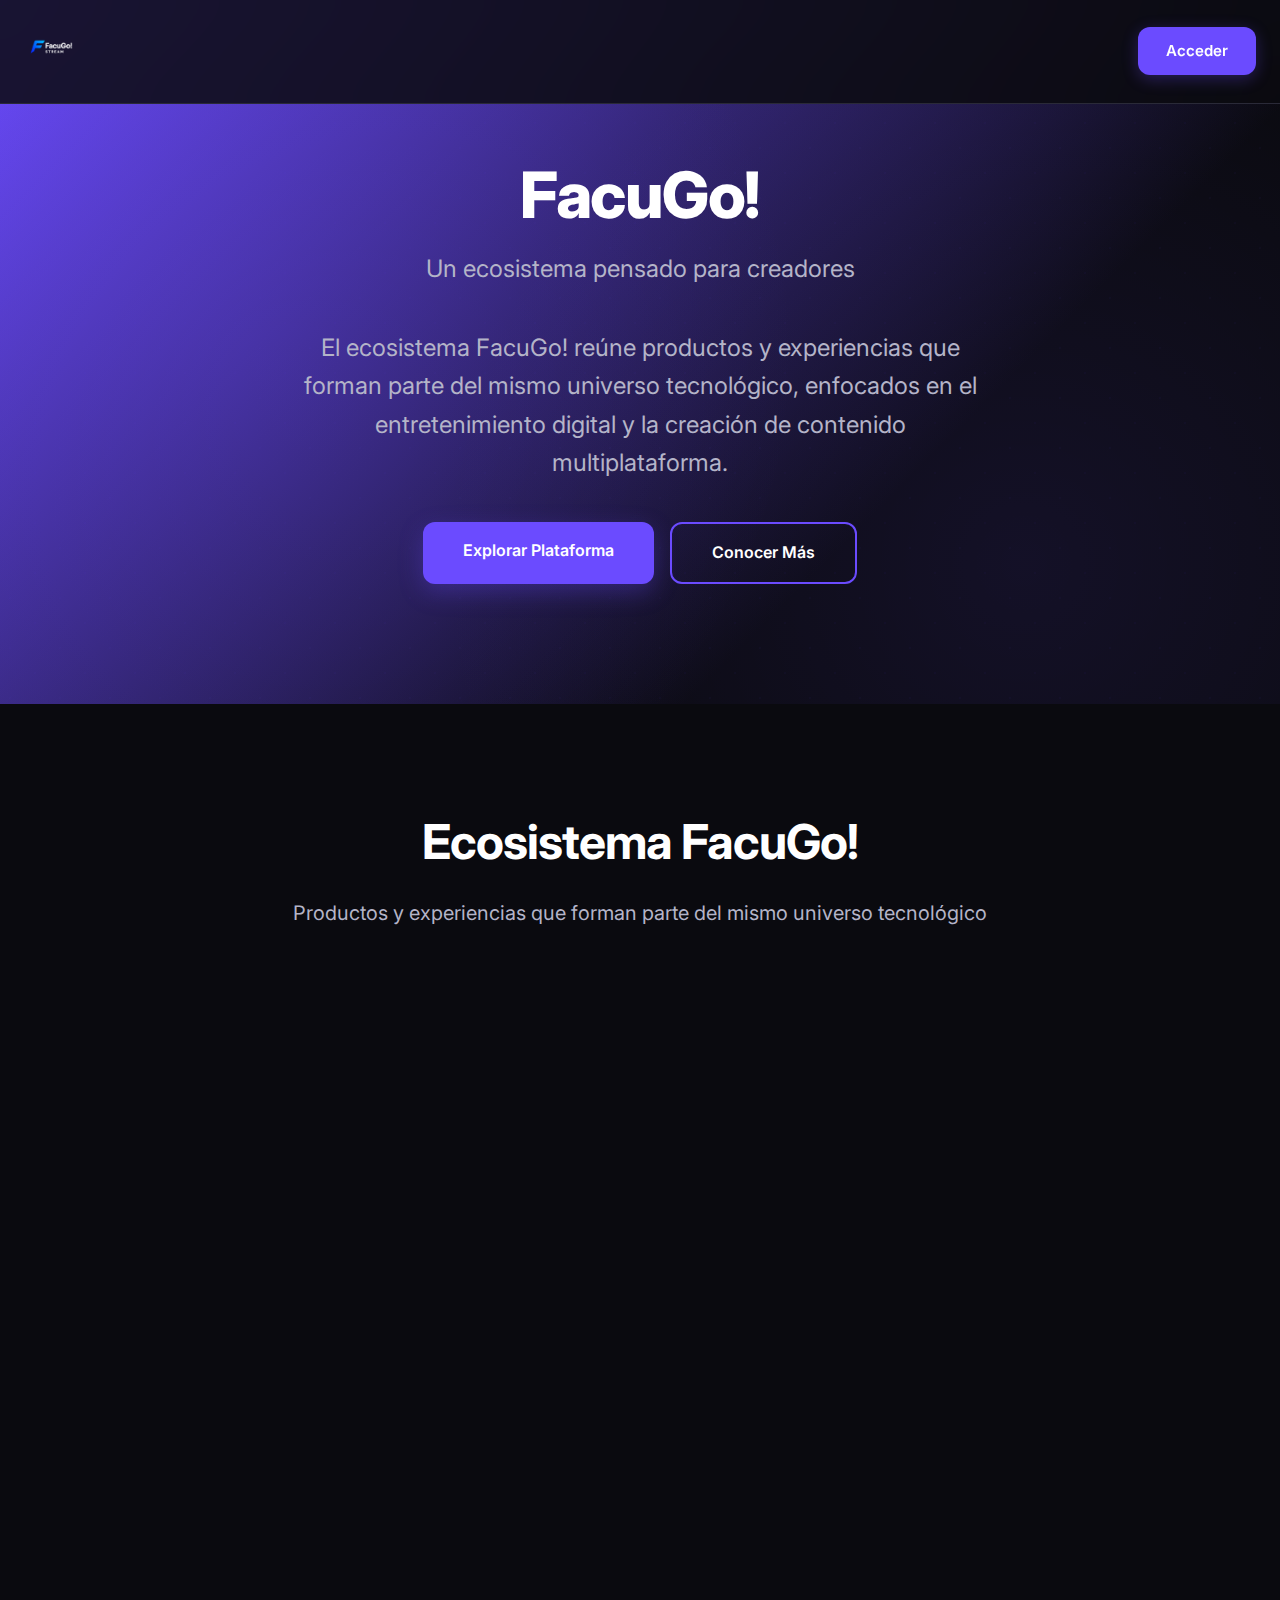
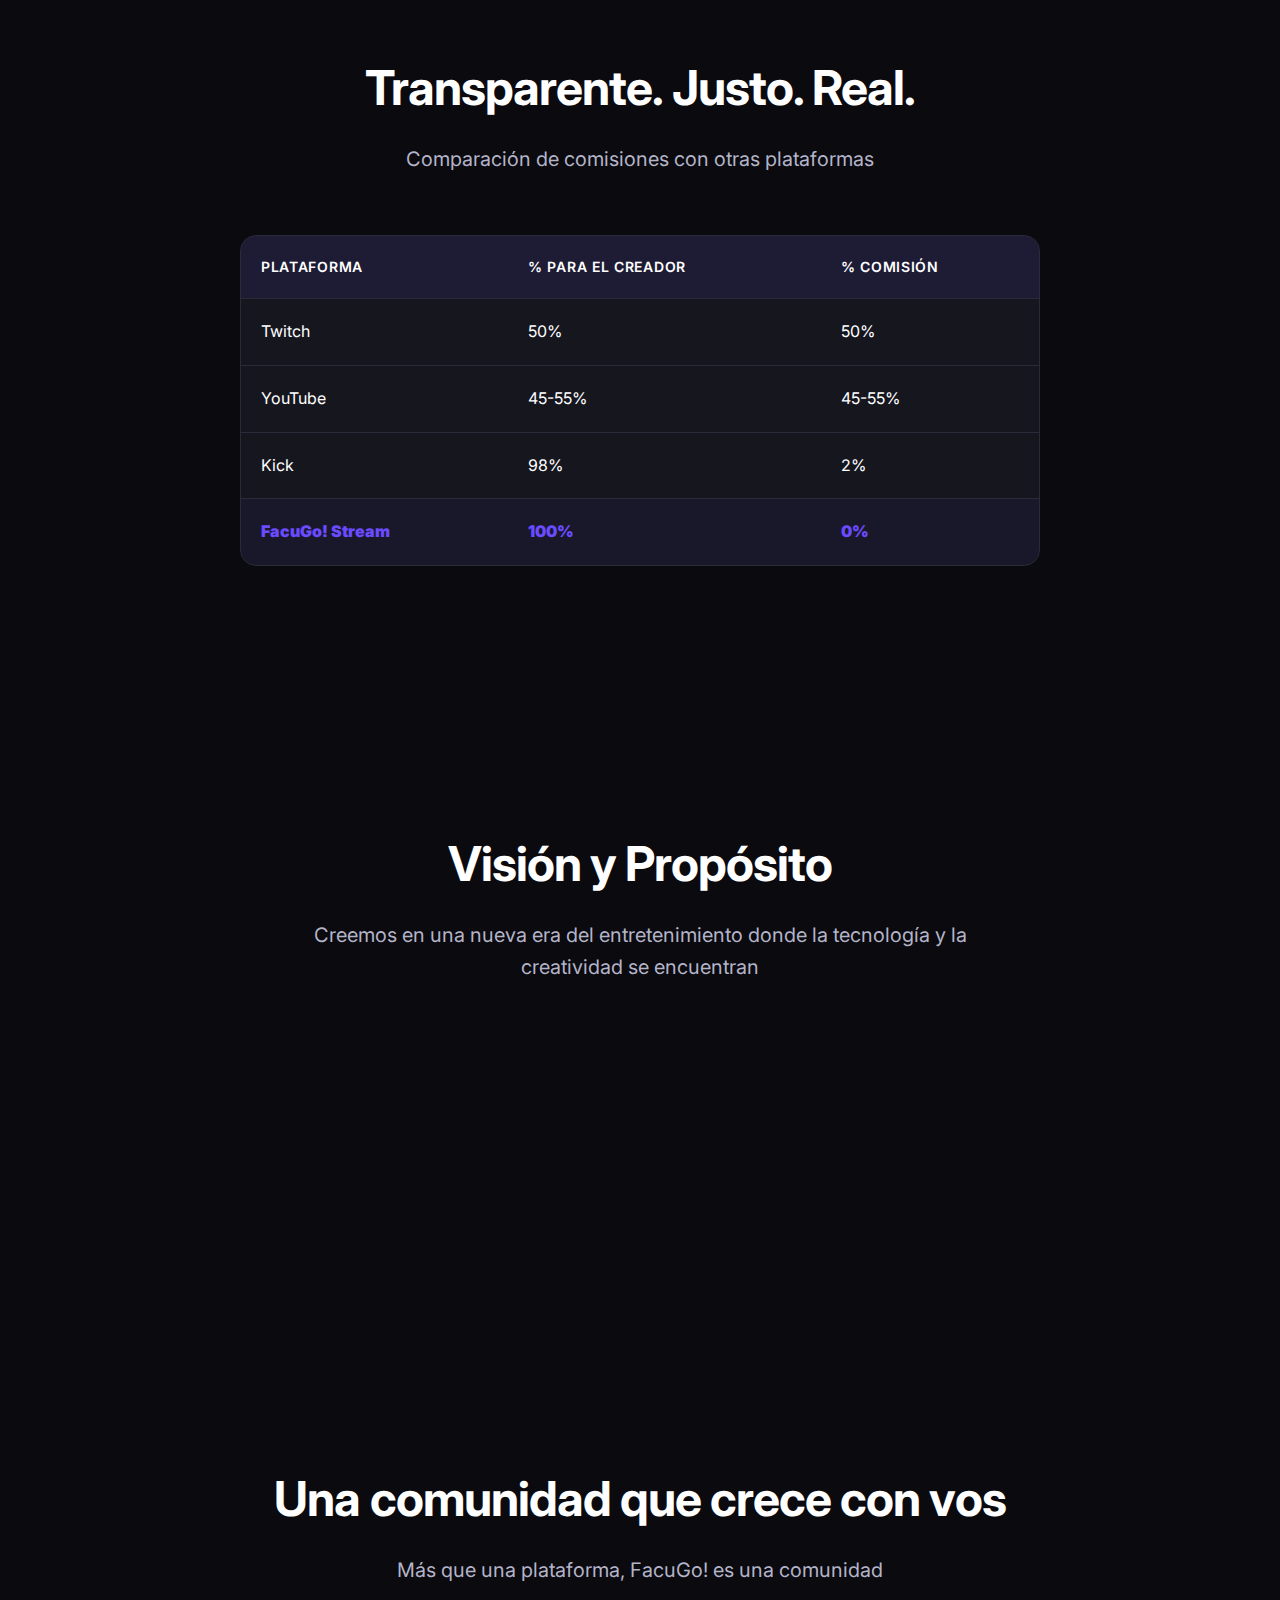
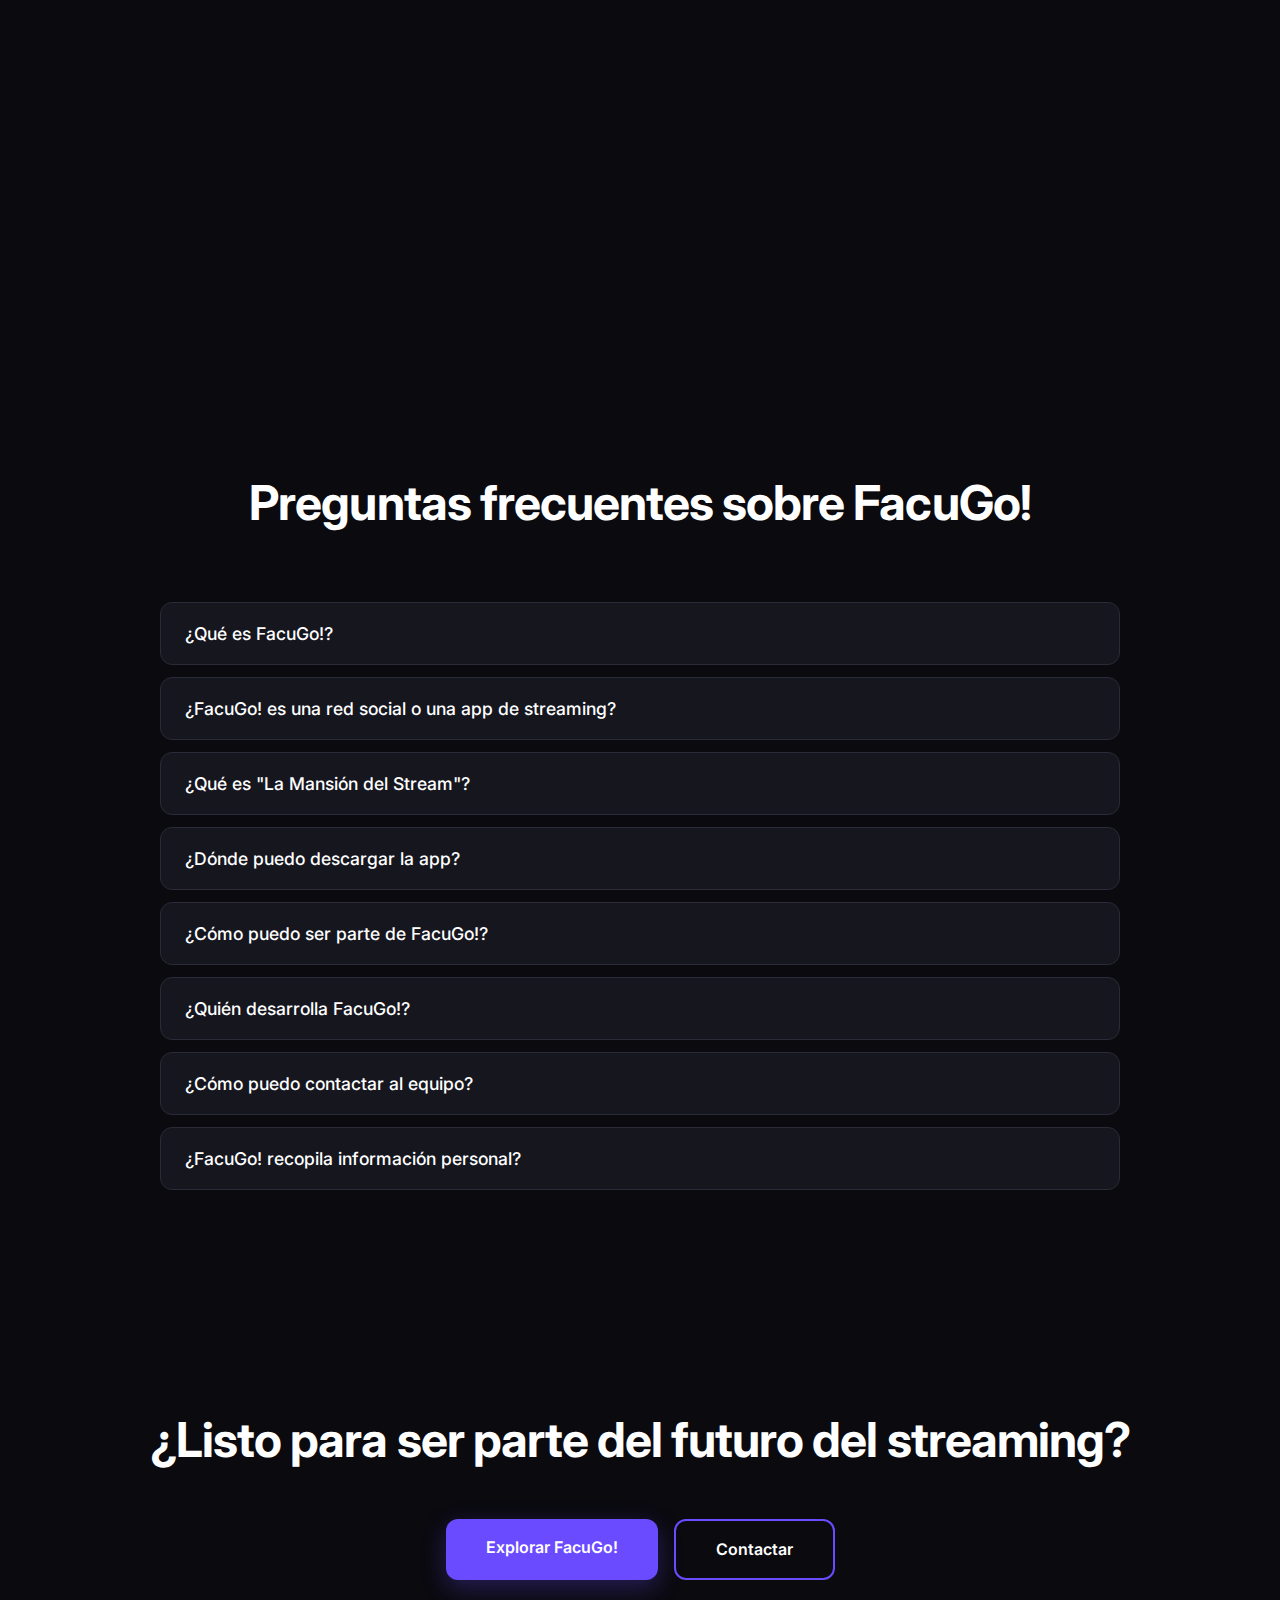
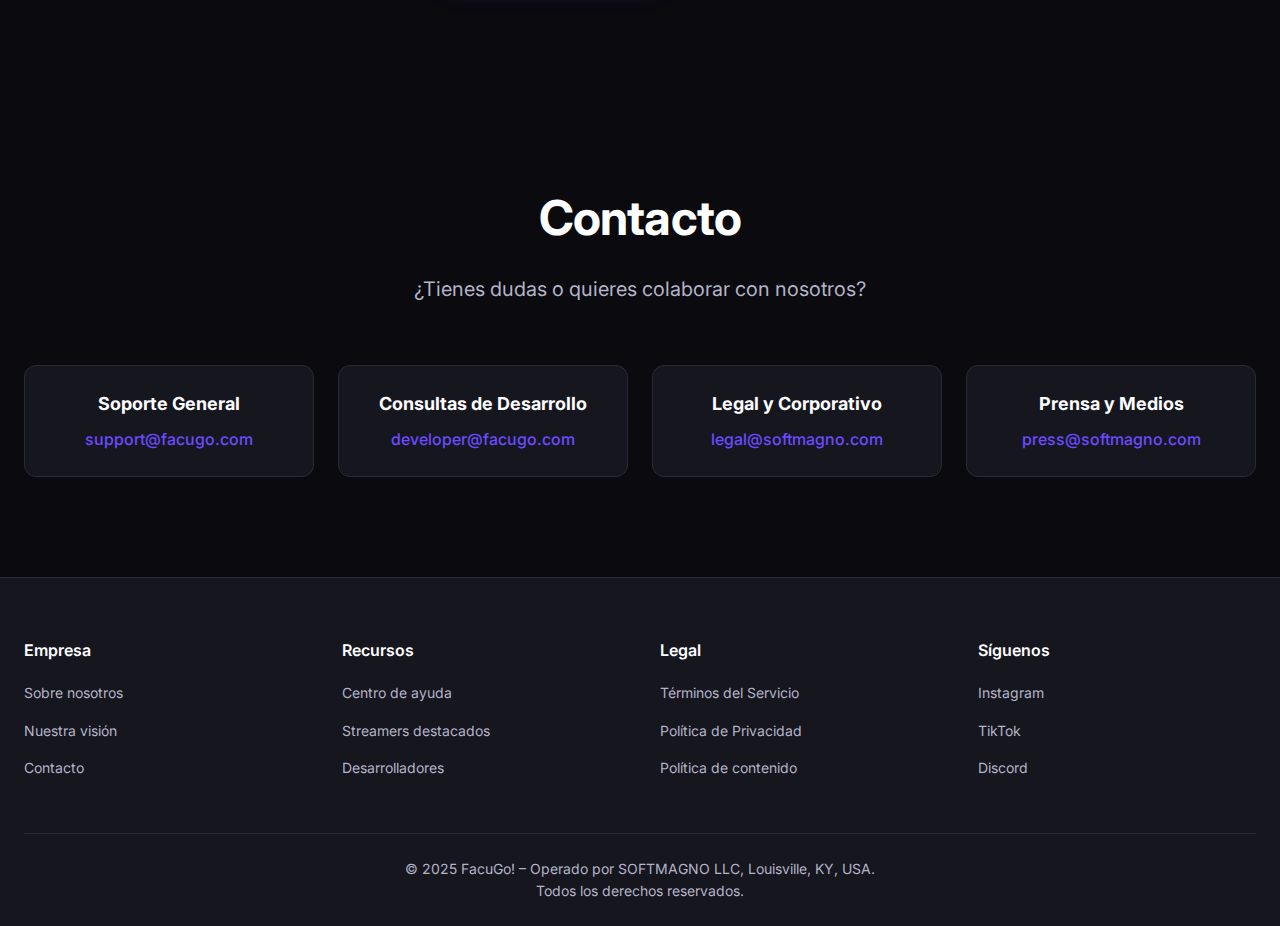
<file: index.html>
<!DOCTYPE html>
<html lang="es">
<head>
    <meta charset="UTF-8" />
    <link rel="icon" href="assets/logo.ico" />
    <meta name="viewport" content="width=device-width, initial-scale=1.0" />
    <title>FacuGo! – Ecosistema de streaming y entretenimiento digital</title>
    <link rel="icon" href="assets/logo.png" type="image/png">
    <meta property="og:image" content="assets/logo.png">
    <meta property="og:title" content="FacuGo! – Ecosistema de streaming">
    <meta property="og:description" content="Un ecosistema pensado para creadores. Streaming, comunidad y tecnología para la nueva generación del entretenimiento digital.">
    <link rel="preconnect" href="https://fonts.googleapis.com">
    <link rel="preconnect" href="https://fonts.gstatic.com" crossorigin>
    <link href="https://fonts.googleapis.com/css2?family=Inter:wght@300;400;500;600;700;800&display=swap" rel="stylesheet">
    <link rel="stylesheet" href="css/style.css">
</head>
<body>


<nav class="nav">
    <div class="nav-container">
        <div class="logo-container">
            <a href="index.html">
                <img src="assets/logo.png" alt="FacuGo! Logo" class="logo">
            </a>
        </div>
        <a class="nav-btn" href="https://octopus-app-al996.ondigitalocean.app/">Acceder</a>
    </div>
</nav>


<section class="hero">
    <div class="hero-content">
        <h1>FacuGo!</h1>
        <p class="subtitle">Un ecosistema pensado para creadores</p>
        <p class="subtitle">El ecosistema FacuGo! reúne productos y experiencias que forman parte del mismo universo tecnológico, enfocados en el entretenimiento digital y la creación de contenido multiplataforma.</p>
        <div class="hero-buttons">
            <a href="https://octopus-app-al996.ondigitalocean.app/" class="btn-primary">Explorar Plataforma</a>
            <a href="#contacto" class="btn-secondary">Conocer Más</a>
        </div>
    </div>
</section>


<section class="section">
    <div class="section-header">
        <h2>Ecosistema FacuGo!</h2>
        <p>Productos y experiencias que forman parte del mismo universo tecnológico</p>
    </div>
    <div class="cards-grid">
        <div class="card fade-in">
            <h3>🏠 La Mansión del Stream</h3>
            <p>El primer reality 24/7 del streaming global. Creadores en vivo, contenido multiplataforma e interacción directa con el público.</p>
        </div>
        <div class="card fade-in">
            <h3>📱 FacuGo! App</h3>
            <p>Plataforma de streaming y comunidad interactiva donde los creadores se quedan con el 100% de sus ingresos. Sin comisiones ocultas.</p>
        </div>
        <div class="card fade-in">
            <h3>🤖 AI Studio</h3>
            <p>Herramientas de inteligencia artificial para creadores. Optimiza tu contenido y lleva tu streaming al siguiente nivel.</p>
        </div>
        <div class="card fade-in">
            <h3>🤝 FacuGo! Partners</h3>
            <p>Programa de crecimiento y monetización para streamers. Apoyo, visibilidad y oportunidades exclusivas para nuestra comunidad.</p>
        </div>
    </div>
</section>


<section class="section">
    <div class="section-header">
        <h2>Transparente. Justo. Real.</h2>
        <p>Comparación de comisiones con otras plataformas</p>
    </div>
    <div class="comparison-table">
        <table>
            <thead>
                <tr>
                    <th>Plataforma</th>
                    <th>% para el Creador</th>
                    <th>% Comisión</th>
                </tr>
            </thead>
            <tbody>
                <tr>
                    <td>Twitch</td>
                    <td>50%</td>
                    <td>50%</td>
                </tr>
                <tr>
                    <td>YouTube</td>
                    <td>45-55%</td>
                    <td>45-55%</td>
                </tr>
                <tr>
                    <td>Kick</td>
                    <td>98%</td>
                    <td>2%</td>
                </tr>
                <tr class="highlight">
                    <td><strong>FacuGo! Stream</strong></td>
                    <td><strong>100%</strong></td>
                    <td><strong>0%</strong></td>
                </tr>
            </tbody>
        </table>
    </div>
</section>


<section class="section">
    <div class="section-header">
        <h2>Visión y Propósito</h2>
        <p>Creemos en una nueva era del entretenimiento donde la tecnología y la creatividad se encuentran</p>
    </div>
    <div class="cards-grid">
        <div class="card fade-in">
            <h3>🎯 Nuestra Misión</h3>
            <p>Impulsar un espacio digital inclusivo, transparente y colaborativo, donde cada creador pueda crecer, conectar y vivir de su pasión.</p>
        </div>
        <div class="card fade-in">
            <h3>🌎 Expansión Global</h3>
            <p>Lideramos la transformación del streaming en Latinoamérica y nos expandimos globalmente con un enfoque en innovación y comunidad.</p>
        </div>
        <div class="card fade-in">
            <h3>♻️ Sostenibilidad</h3>
            <p>Construimos un modelo sostenible para creadores y la plataforma, garantizando transparencia y equidad en cada paso.</p>
        </div>
    </div>
</section>


<section class="section">
    <div class="section-header">
        <h2>Una comunidad que crece con vos</h2>
        <p>Más que una plataforma, FacuGo! es una comunidad</p>
    </div>
    <div class="cards-grid">
        <div class="card fade-in">
            <h3>💥 Conexión Real</h3>
            <p>Cada día se suman nuevos creadores, espectadores y aliados que comparten una misma pasión: el contenido auténtico y la conexión real.</p>
        </div>
        <div class="card fade-in">
            <h3>📢 Todos tienen voz</h3>
            <p>Juntos construimos un espacio donde todos tienen voz, apoyo y oportunidades para destacar en el mundo digital.</p>
        </div>
        <div class="card fade-in">
            <h3>🚀 Crecimiento conjunto</h3>
            <p>Creemos en el poder de la comunidad. Cuando un creador crece, toda la comunidad crece con él.</p>
        </div>
    </div>
</section>


<section class="faq">
    <h2>Preguntas frecuentes sobre FacuGo!</h2>
    <div class="faq-item">
        <button class="faq-question">¿Qué es FacuGo!?</button>
        <div class="faq-answer">
            <p>FacuGo! es un ecosistema digital dedicado al entretenimiento en vivo, la creación de contenido y la comunidad de streaming.</p>
            <p>Incluye proyectos, plataformas y herramientas diseñadas para conectar a creadores, espectadores y marcas dentro de un mismo entorno tecnológico.</p>
        </div>
    </div>
    
    <div class="faq-item">
        <button class="faq-question">¿FacuGo! es una red social o una app de streaming?</button>
        <div class="faq-answer">
            <p>FacuGo! combina ambas experiencias.</p>
            <p>Es una plataforma donde los usuarios pueden transmitir, descubrir contenido y participar de forma interactiva con creadores en tiempo real.</p>
        </div>
    </div>

    <div class="faq-item">
        <button class="faq-question">¿Qué es "La Mansión del Stream"?</button>
        <div class="faq-answer">
            <p>Es uno de los proyectos insignia del ecosistema FacuGo!: un reality show de streaming 24/7 con creadores en vivo, contenido multiplataforma e interacción directa con el público.</p>
        </div>
    </div>

    <div class="faq-item">
        <button class="faq-question">¿Dónde puedo descargar la app?</button>
        <div class="faq-answer">
            <p>La aplicación móvil FacuGo! estará disponible próximamente en Google Play Store y App Store.</p>
            <p>En esta etapa, la landing page funciona como sitio oficial de información institucional y acceso a actualizaciones.</p>
        </div>
    </div>

    <div class="faq-item">
        <button class="faq-question">¿Cómo puedo ser parte de FacuGo!?</button>
        <div class="faq-answer">
            <p>Si sos creador o streamer, pronto abriremos inscripciones para <strong>FacuGo! Partners</strong>, nuestro programa de colaboración y monetización.</p>
            <p>Mientras tanto, podés seguir nuestras redes sociales y registrarte cuando el programa esté disponible.</p>
        </div>
    </div>

    <div class="faq-item">
        <button class="faq-question">¿Quién desarrolla FacuGo!?</button>
        <div class="faq-answer">
            <p>FacuGo! es desarrollado por <strong>FacuGo Studios</strong>, un equipo independiente especializado en tecnología, producción y comunicación digital.</p>
            <p>Nos enfocamos en crear experiencias innovadoras para creadores y comunidades online.</p>
        </div>
    </div>

    <div class="faq-item">
        <button class="faq-question">¿Cómo puedo contactar al equipo?</button>
        <div class="faq-answer">
            <p>Podés escribirnos a cualquiera de nuestros correos oficiales:</p>
            <p><a href="mailto:developer@facugo.com">developer@facugo.com</a><br>
            <a href="mailto:support@facugo.com">support@facugo.com</a></p>
            <p>Respondemos consultas técnicas, de colaboración y de prensa.</p>
        </div>
    </div>

    <div class="faq-item">
        <button class="faq-question">¿FacuGo! recopila información personal?</button>
        <div class="faq-answer">
            <p>No recopilamos información sensible sin consentimiento del usuario.</p>
            <p>Podés consultar todos los detalles en nuestra <a href="privacidad.html">Política de Privacidad</a>, disponible en el footer del sitio.</p>
        </div>
    </div>
</section>


<section class="cta-final">
    <h2>¿Listo para ser parte del futuro del streaming?</h2>
    <div class="hero-buttons">
        <a href="https://octopus-app-al996.ondigitalocean.app/" class="btn-primary">Explorar FacuGo!</a>
        <a href="#contacto" class="btn-secondary">Contactar</a>
    </div>
</section>


<section class="section" id="contacto">
    <div class="section-header">
        <h2>Contacto</h2>
        <p>¿Tienes dudas o quieres colaborar con nosotros?</p>
    </div>
    <div class="contact-grid">
        <div class="contact-card">
            <h4>Soporte General</h4>
            <a href="mailto:support@facugo.com">support@facugo.com</a>
        </div>
        <div class="contact-card">
            <h4>Consultas de Desarrollo</h4>
            <a href="mailto:developer@facugo.com">developer@facugo.com</a>
        </div>
        <div class="contact-card">
            <h4>Legal y Corporativo</h4>
            <a href="mailto:legal@softmagno.com">legal@softmagno.com</a>
        </div>
        <div class="contact-card">
            <h4>Prensa y Medios</h4>
            <a href="mailto:press@softmagno.com">press@softmagno.com</a>
        </div>
    </div>
</section>


<footer class="footer">
    <div class="footer-content">
        <div class="footer-grid">
            <div class="footer-section">
                <h4>Empresa</h4>
                <ul>
                    <li><a href="#" class="open-modal" data-modal="modal-nosotros">Sobre nosotros</a></li>
                    <li><a href="#" class="open-modal" data-modal="modal-vision">Nuestra visión</a></li>
                    <li><a href="#contacto">Contacto</a></li>
                </ul>
            </div>
            <div class="footer-section">
                <h4>Recursos</h4>
                <ul>
                    <li><a href="#" class="open-modal" data-modal="modal-ayuda">Centro de ayuda</a></li>
                    <li><a href="#" class="open-modal" data-modal="modal-streamers">Streamers destacados</a></li>
                    <li><a href="#" class="open-modal" data-modal="modal-devs">Desarrolladores</a></li>
                </ul>
            </div>
            <div class="footer-section">
                <h4>Legal</h4>
                <ul>
                    <li><a href="terminos.html">Términos del Servicio</a></li>
                    <li><a href="privacidad.html">Política de Privacidad</a></li>
                    <li><a href="#" class="open-modal" data-modal="modal-content">Política de contenido</a></li>
                </ul>
            </div>
            <div class="footer-section">
                <h4>Síguenos</h4>
                <ul>
                     <li><a href="https://www.instagram.com/facugostreaming?igsh=eDBxdHo0MXVsbHoy" target="_blank" rel="noopener noreferrer">Instagram</a></li>
                    <li><a href="#">TikTok</a></li>
                    <li><a href="#">Discord</a></li>
                </ul>
            </div>
        </div>
        <div class="footer-bottom">
            <p>© 2025 FacuGo! – Operado por SOFTMAGNO LLC, Louisville, KY, USA.</p>
            <p>Todos los derechos reservados.</p>
        </div>
    </div>
</footer>


<div id="modal-nosotros" class="modal">
    <div class="modal-content">
        <span class="close">&times;</span>
        <h2>¿Quién desarrolla FacuGo!?</h2>
        <p><strong>FacuGo!</strong> es desarrollado por un equipo independiente de profesionales del entretenimiento, la tecnología y la comunicación.</p>
        <p>El proyecto está liderado por <strong>FacuGo Studios</strong>, una iniciativa dedicada a la innovación digital, la creación de contenido y el desarrollo de productos tecnológicos para la nueva generación de creadores.</p>
        <p style="margin-top: 20px;"><strong>Contacto:</strong> <a href="mailto:developer@facugo.com">developer@facugo.com</a></p>
    </div>
</div>

<div id="modal-vision" class="modal">
    <div class="modal-content">
        <span class="close">&times;</span>
        <h2>Visión y Propósito</h2>
        <p>Creemos en una nueva era del entretenimiento donde la tecnología y la creatividad se encuentran.</p>
        <p>Nuestra visión es impulsar un espacio digital inclusivo, transparente y colaborativo, donde cada creador pueda crecer, conectar y vivir de su pasión.</p>
        <p><strong>FacuGo!</strong> busca liderar la transformación del streaming en Latinoamérica y expandirse globalmente con un enfoque en innovación, comunidad y sostenibilidad.</p>
    </div>
</div>

<div id="modal-ayuda" class="modal">
    <div class="modal-content">
        <span class="close">&times;</span>
        <h2>Centro de Ayuda</h2>
        <p>¿Necesitas soporte técnico? Nuestro equipo está disponible para ayudarte. Escríbenos a <a href="mailto:support@facugo.com">support@facugo.com</a> o visita nuestra documentación próximamente en <strong>help.facugo.com</strong>.</p>
    </div>
</div>

<div id="modal-streamers" class="modal">
    <div class="modal-content">
        <span class="close">&times;</span>
        <h2>Streamers Destacados</h2>
        <p>Descubre los creadores más destacados de nuestra comunidad. En FacuGo! apoyamos el talento emergente y brindamos visibilidad a quienes están construyendo el futuro del entretenimiento digital.</p>
        <p style="margin-top: 16px;">Pronto abriremos inscripciones para <strong>FacuGo! Partners</strong>, nuestro programa de colaboración y monetización para streamers.</p>
    </div>
</div>

<div id="modal-devs" class="modal">
    <div class="modal-content">
        <span class="close">&times;</span>
        <h2>Para Desarrolladores</h2>
        <p>FacuGo! ofrece herramientas y APIs para integraciones y automatización. Si eres desarrollador, puedes colaborar construyendo herramientas para nuestra comunidad.</p>
        <p style="margin-top: 16px;"><strong>AI Studio</strong> incluye herramientas de inteligencia artificial diseñadas específicamente para creadores de contenido.</p>
        <p style="margin-top: 16px;">Contacto: <a href="mailto:developer@facugo.com">developer@facugo.com</a></p>
    </div>
</div>

<div id="modal-content" class="modal">
    <div class="modal-content">
        <span class="close">&times;</span>
        <h2>Política de Contenido</h2>
        <p>FacuGo! prohíbe contenido sexualmente explícito, violento o que infrinja derechos de autor. Nos comprometemos a mantener una plataforma segura y respetuosa para toda nuestra comunidad.</p>
        <p>Revisamos y actuamos frente a reportes de violaciones para proteger a nuestros usuarios y cumplir con la normativa vigente.</p>
    </div>
</div>

<script src="js/main.js"></script>

</body>
</html>
</file>
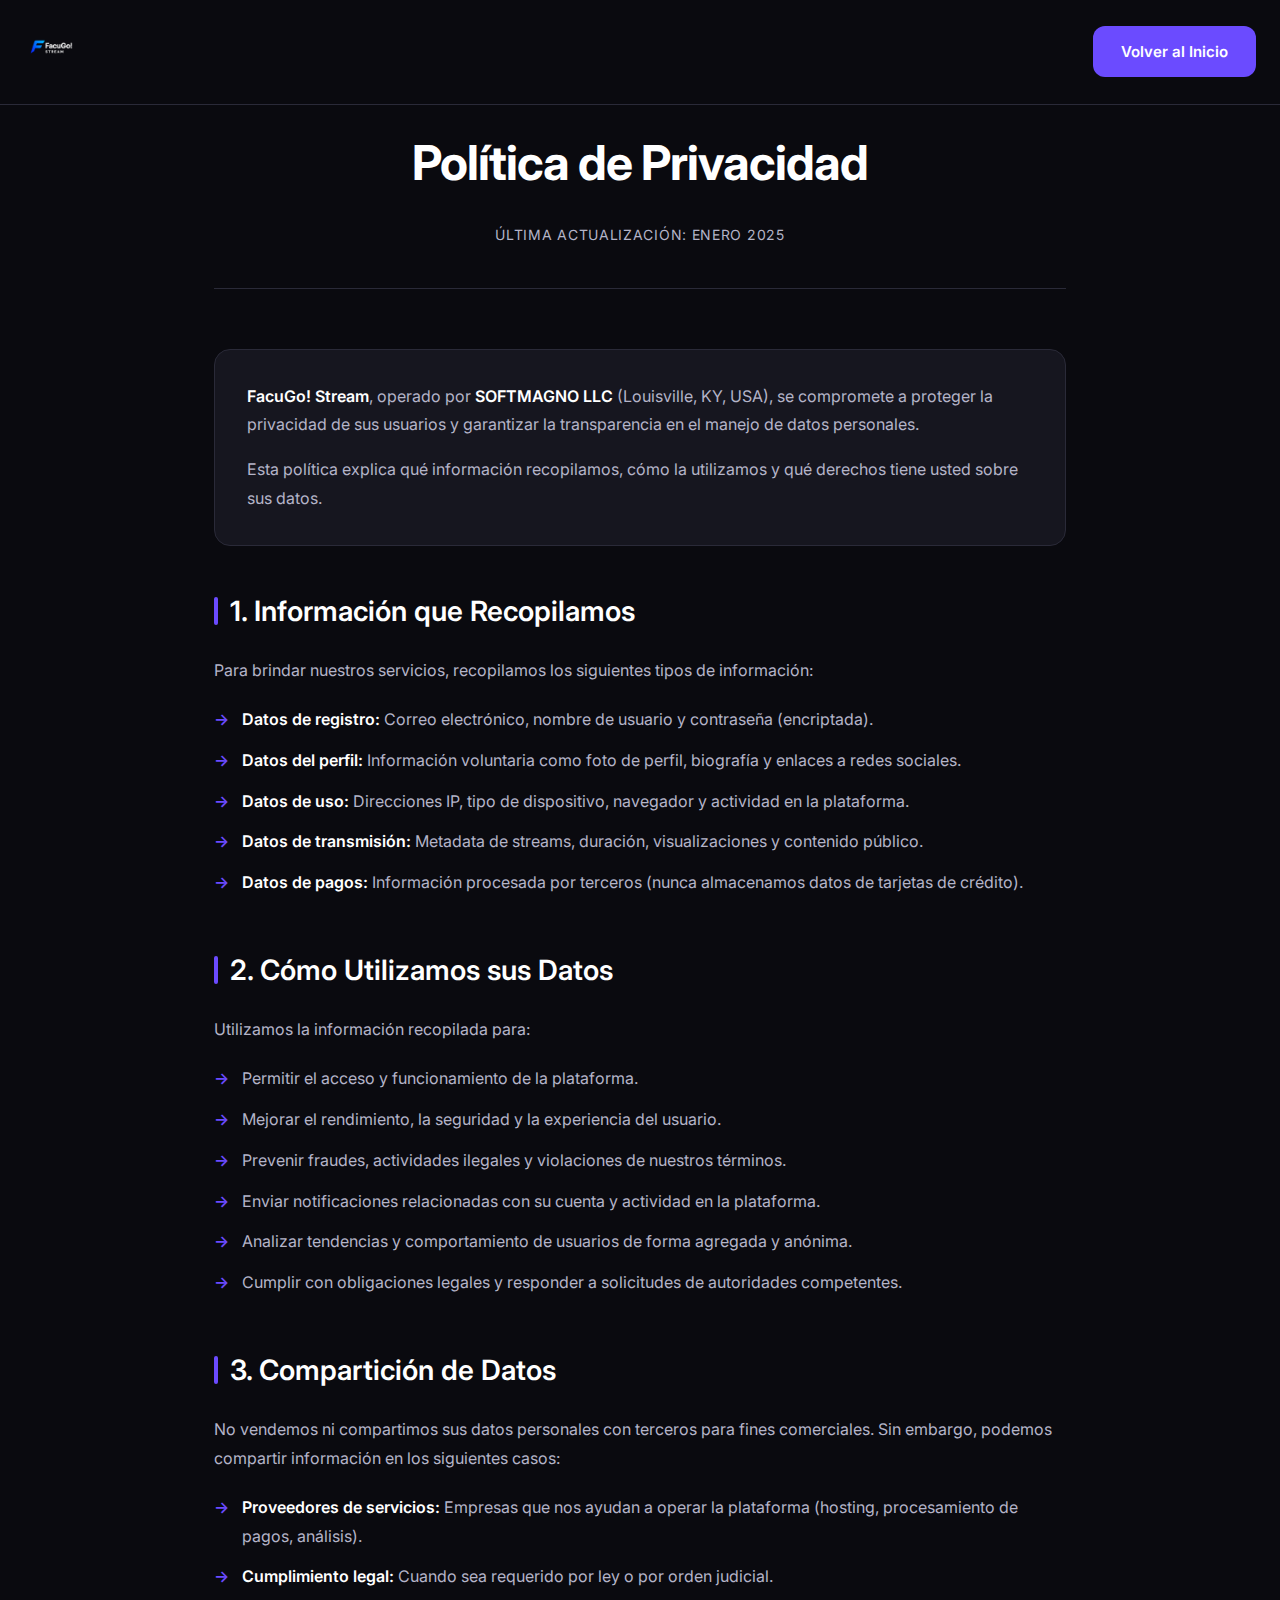
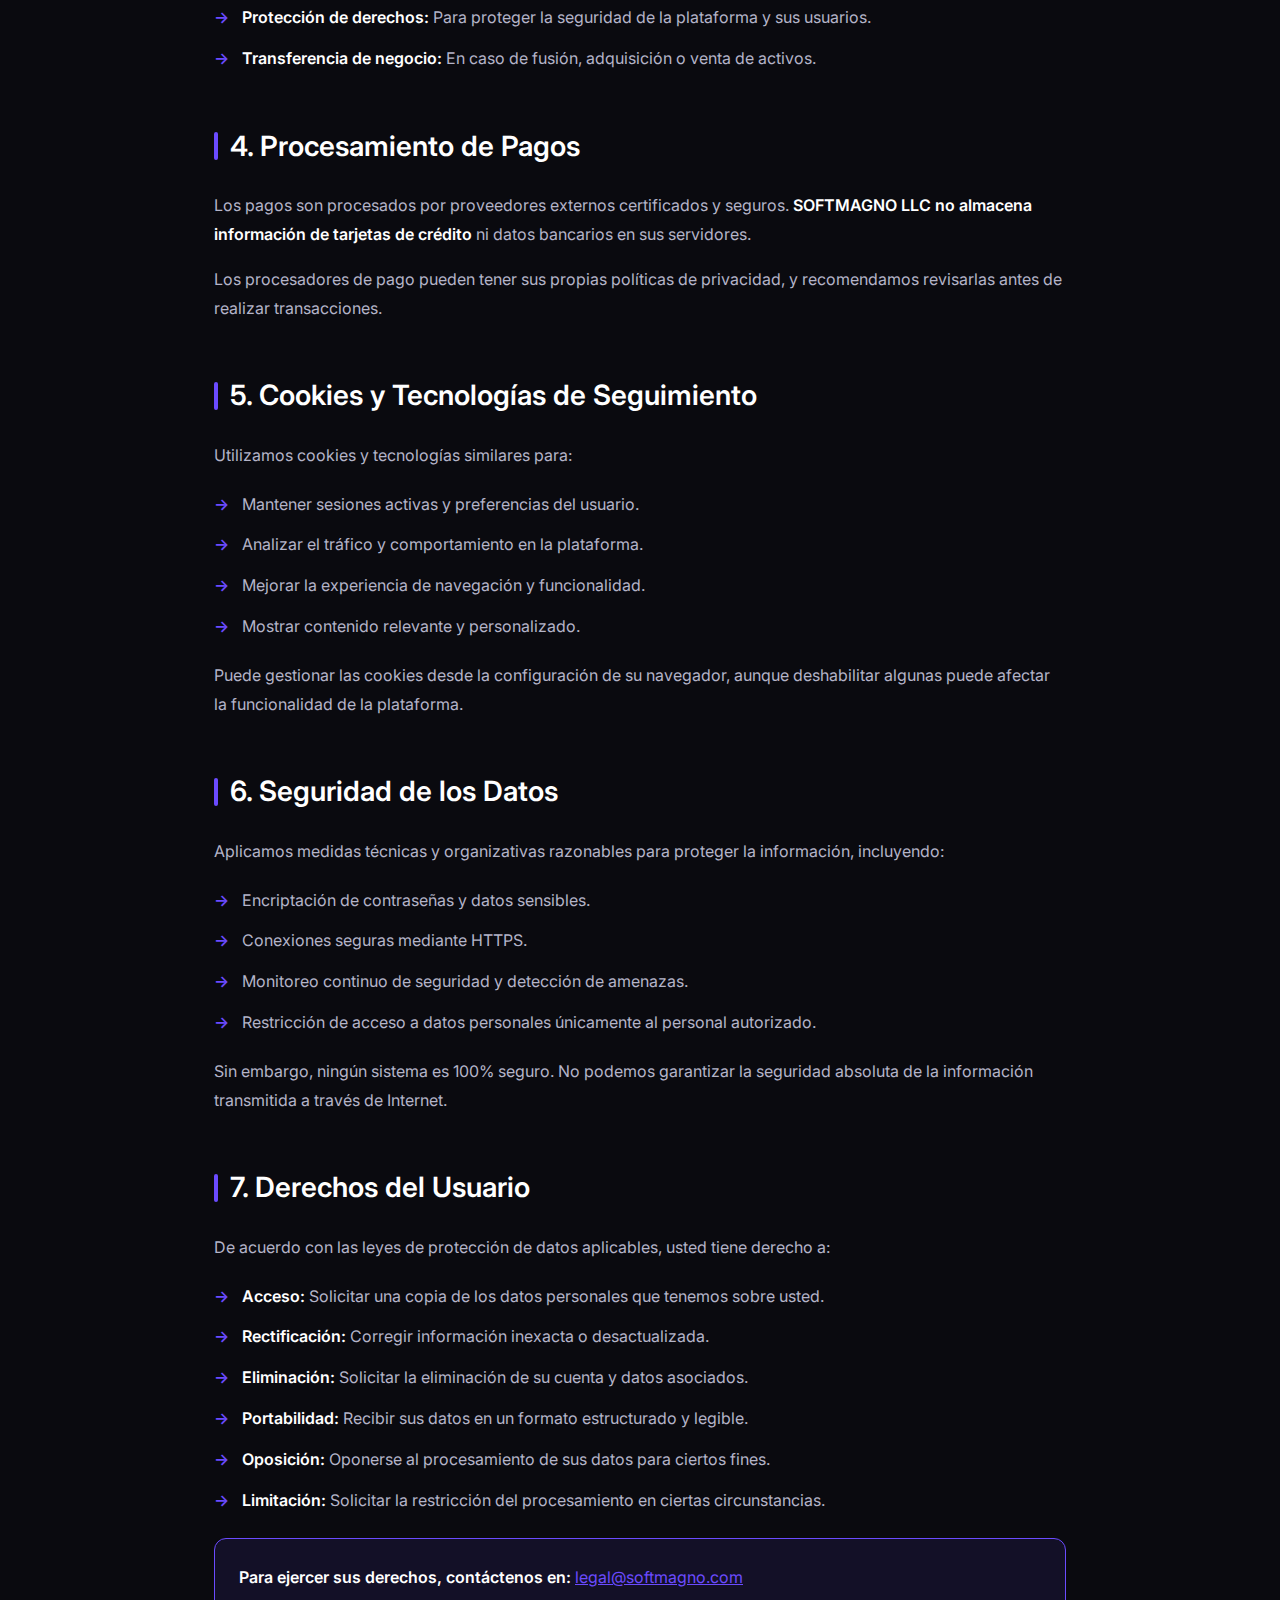
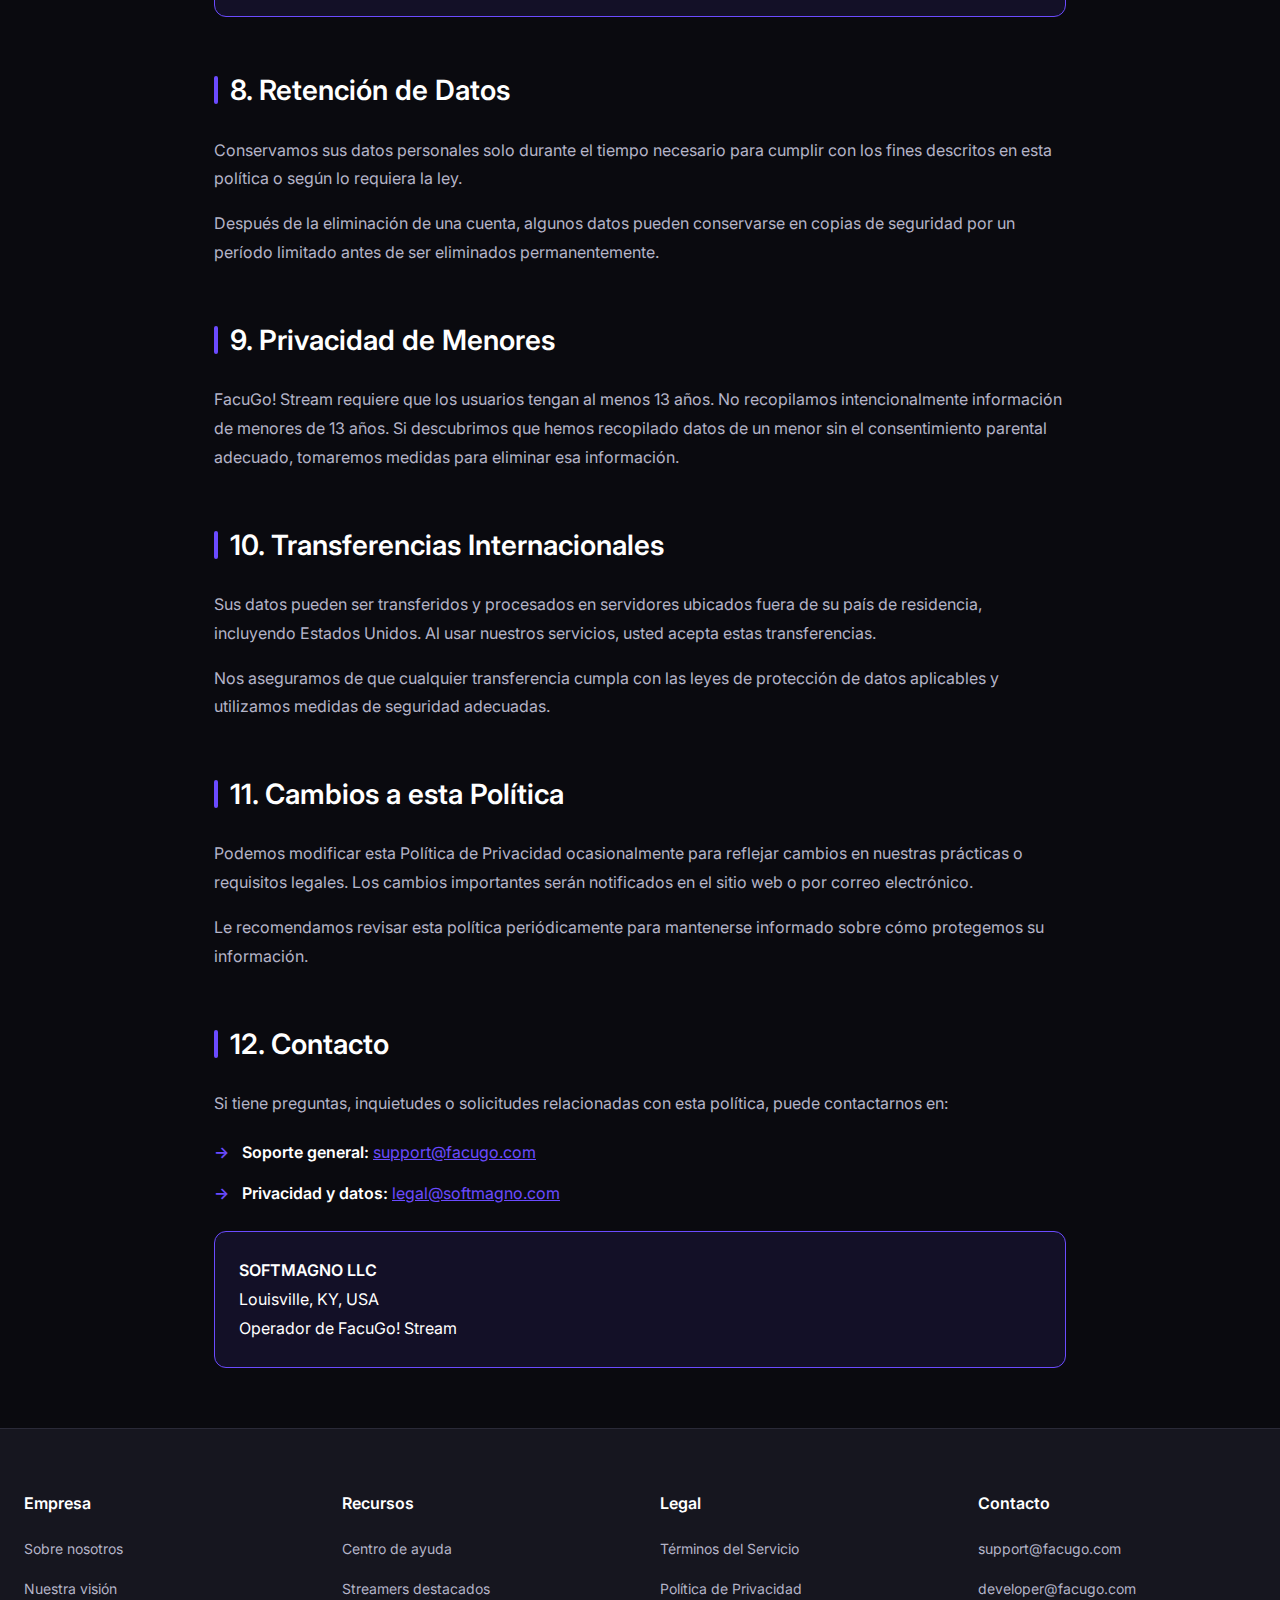
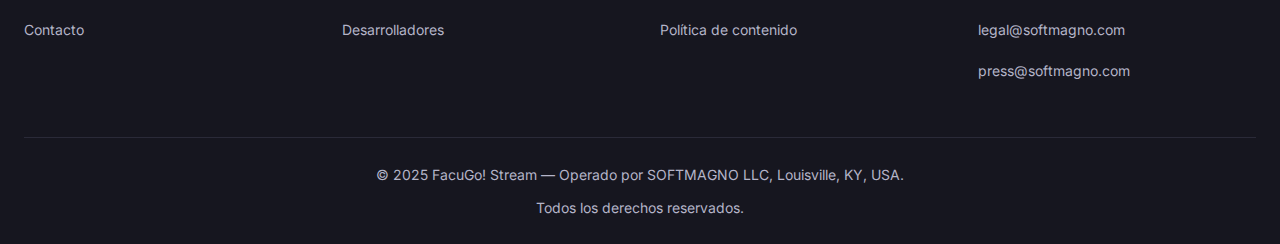
<file: privacidad.html>
<!DOCTYPE html>
<html lang="es">
<head>
    <meta charset="UTF-8">
    <meta name="viewport" content="width=device-width, initial-scale=1.0">
    <title>Política de Privacidad - FacuGo! Stream</title>
    <link rel="icon" href="assets/logo.png" type="image/png">
    <link rel="preconnect" href="https://fonts.googleapis.com">
    <link rel="preconnect" href="https://fonts.gstatic.com" crossorigin>
    <link href="https://fonts.googleapis.com/css2?family=Inter:wght@300;400;500;600;700&display=swap" rel="stylesheet">
    <style>
        :root {
            --primary: #6B4BFF;
            --bg-dark: #0A0A0F;
            --bg-card: #16161F;
            --text-primary: #FFFFFF;
            --text-secondary: #B4B4C8;
            --border: #2A2A38;
        }

        * {
            margin: 0;
            padding: 0;
            box-sizing: border-box;
        }

        body {
            font-family: 'Inter', -apple-system, BlinkMacSystemFont, sans-serif;
            background: var(--bg-dark);
            color: var(--text-primary);
            line-height: 1.8;
            -webkit-font-smoothing: antialiased;
        }

        /* NAVIGATION */
        .nav {
            position: fixed;
            top: 0;
            width: 100%;
            background: rgba(10, 10, 15, 0.85);
            backdrop-filter: blur(20px);
            border-bottom: 1px solid var(--border);
            z-index: 1000;
        }

        .nav-container {
            max-width: 1280px;
            margin: 0 auto;
            display: flex;
            justify-content: space-between;
            align-items: center;
            padding: 20px 24px;
        }

        .logo {
            height: 55px;
            width: auto;
            transition: transform 0.3s ease;
            cursor: pointer;
        }

        .logo:hover {
            transform: scale(1.05);
        }

        .nav-btn {
            background: var(--primary);
            padding: 12px 28px;
            border-radius: 12px;
            text-decoration: none;
            color: var(--text-primary);
            font-weight: 600;
            font-size: 15px;
            transition: all 0.3s ease;
        }

        .nav-btn:hover {
            background: #5839E6;
            transform: translateY(-2px);
        }

        /* CONTENT */
        .container {
            max-width: 900px;
            margin: 120px auto 60px;
            padding: 0 24px;
        }

        .header {
            text-align: center;
            margin-bottom: 60px;
            padding-bottom: 40px;
            border-bottom: 1px solid var(--border);
        }

        .header h1 {
            font-size: clamp(32px, 5vw, 48px);
            font-weight: 700;
            margin-bottom: 16px;
            letter-spacing: -0.02em;
        }

        .header .date {
            color: var(--text-secondary);
            font-size: 14px;
            text-transform: uppercase;
            letter-spacing: 0.05em;
        }

        .intro {
            background: var(--bg-card);
            border: 1px solid var(--border);
            border-radius: 16px;
            padding: 32px;
            margin-bottom: 40px;
        }

        .intro p {
            color: var(--text-secondary);
            margin-bottom: 16px;
        }

        .intro p:last-child {
            margin-bottom: 0;
        }

        .section {
            margin-bottom: 48px;
        }

        .section h2 {
            font-size: 28px;
            font-weight: 600;
            margin-bottom: 20px;
            color: var(--text-primary);
            display: flex;
            align-items: center;
            gap: 12px;
        }

        .section h2::before {
            content: '';
            width: 4px;
            height: 28px;
            background: var(--primary);
            border-radius: 2px;
        }

        .section p {
            color: var(--text-secondary);
            margin-bottom: 16px;
            font-size: 16px;
        }

        .section ul {
            list-style: none;
            padding-left: 0;
            margin: 20px 0;
        }

        .section li {
            color: var(--text-secondary);
            margin-bottom: 12px;
            padding-left: 28px;
            position: relative;
            font-size: 16px;
        }

        .section li::before {
            content: '→';
            color: var(--primary);
            position: absolute;
            left: 0;
            font-weight: 600;
        }

        strong {
            color: var(--text-primary);
            font-weight: 600;
        }

        .highlight-box {
            background: rgba(107, 75, 255, 0.1);
            border: 1px solid var(--primary);
            border-radius: 12px;
            padding: 24px;
            margin: 24px 0;
        }

        .highlight-box p {
            color: var(--text-primary);
            margin-bottom: 0;
        }

        /* FOOTER */
        .footer {
            background: var(--bg-card);
            border-top: 1px solid var(--border);
            padding: 60px 24px 24px;
        }

        .footer-content {
            max-width: 1280px;
            margin: 0 auto;
        }

        .footer-grid {
            display: grid;
            grid-template-columns: repeat(auto-fit, minmax(200px, 1fr));
            gap: 40px;
            margin-bottom: 40px;
        }

        .footer-section h4 {
            font-size: 16px;
            margin-bottom: 16px;
            font-weight: 600;
            color: var(--text-primary);
        }

        .footer-section ul {
            list-style: none;
            padding: 0;
        }

        .footer-section li {
            margin-bottom: 12px;
        }

        .footer-section li::before {
            content: none;
        }

        .footer-section a {
            color: var(--text-secondary);
            text-decoration: none;
            font-size: 14px;
            transition: color 0.3s ease;
            padding-left: 0;
        }

        .footer-section a:hover {
            color: var(--primary);
        }

        .footer-bottom {
            text-align: center;
            padding-top: 24px;
            border-top: 1px solid var(--border);
            color: var(--text-secondary);
            font-size: 14px;
        }

        /* RESPONSIVE */
        @media (max-width: 768px) {
            .container {
                margin-top: 100px;
                padding: 0 20px;
            }

            .intro {
                padding: 24px;
            }

            .section h2 {
                font-size: 24px;
            }

            .nav-container {
                padding: 16px 20px;
            }

            .logo {
                height: 36px;
            }

            .nav-btn {
                padding: 10px 20px;
                font-size: 14px;
            }

            .highlight-box {
                padding: 20px;
            }

            .logo {
                height: 45px;
            }
        }
    </style>
</head>
<body>


<nav class="nav">
    <div class="nav-container">
        <a href="index.html">
            <img src="assets/logo.png" alt="FacuGo! Logo" class="logo">
        </a>
        <a class="nav-btn" href="index.html">Volver al Inicio</a>
    </div>
</nav>


<div class="container">
    <div class="header">
        <h1>Política de Privacidad</h1>
        <p class="date">Última actualización: Enero 2025</p>
    </div>

    <div class="intro">
        <p><strong>FacuGo! Stream</strong>, operado por <strong>SOFTMAGNO LLC</strong> (Louisville, KY, USA), se compromete a proteger la privacidad de sus usuarios y garantizar la transparencia en el manejo de datos personales.</p>
        <p>Esta política explica qué información recopilamos, cómo la utilizamos y qué derechos tiene usted sobre sus datos.</p>
    </div>

    <div class="section">
        <h2>1. Información que Recopilamos</h2>
        <p>Para brindar nuestros servicios, recopilamos los siguientes tipos de información:</p>
        <ul>
            <li><strong>Datos de registro:</strong> Correo electrónico, nombre de usuario y contraseña (encriptada).</li>
            <li><strong>Datos del perfil:</strong> Información voluntaria como foto de perfil, biografía y enlaces a redes sociales.</li>
            <li><strong>Datos de uso:</strong> Direcciones IP, tipo de dispositivo, navegador y actividad en la plataforma.</li>
            <li><strong>Datos de transmisión:</strong> Metadata de streams, duración, visualizaciones y contenido público.</li>
            <li><strong>Datos de pagos:</strong> Información procesada por terceros (nunca almacenamos datos de tarjetas de crédito).</li>
        </ul>
    </div>

    <div class="section">
        <h2>2. Cómo Utilizamos sus Datos</h2>
        <p>Utilizamos la información recopilada para:</p>
        <ul>
            <li>Permitir el acceso y funcionamiento de la plataforma.</li>
            <li>Mejorar el rendimiento, la seguridad y la experiencia del usuario.</li>
            <li>Prevenir fraudes, actividades ilegales y violaciones de nuestros términos.</li>
            <li>Enviar notificaciones relacionadas con su cuenta y actividad en la plataforma.</li>
            <li>Analizar tendencias y comportamiento de usuarios de forma agregada y anónima.</li>
            <li>Cumplir con obligaciones legales y responder a solicitudes de autoridades competentes.</li>
        </ul>
    </div>

    <div class="section">
        <h2>3. Compartición de Datos</h2>
        <p>No vendemos ni compartimos sus datos personales con terceros para fines comerciales. Sin embargo, podemos compartir información en los siguientes casos:</p>
        <ul>
            <li><strong>Proveedores de servicios:</strong> Empresas que nos ayudan a operar la plataforma (hosting, procesamiento de pagos, análisis).</li>
            <li><strong>Cumplimiento legal:</strong> Cuando sea requerido por ley o por orden judicial.</li>
            <li><strong>Protección de derechos:</strong> Para proteger la seguridad de la plataforma y sus usuarios.</li>
            <li><strong>Transferencia de negocio:</strong> En caso de fusión, adquisición o venta de activos.</li>
        </ul>
    </div>

    <div class="section">
        <h2>4. Procesamiento de Pagos</h2>
        <p>Los pagos son procesados por proveedores externos certificados y seguros. <strong>SOFTMAGNO LLC no almacena información de tarjetas de crédito</strong> ni datos bancarios en sus servidores.</p>
        <p>Los procesadores de pago pueden tener sus propias políticas de privacidad, y recomendamos revisarlas antes de realizar transacciones.</p>
    </div>

    <div class="section">
        <h2>5. Cookies y Tecnologías de Seguimiento</h2>
        <p>Utilizamos cookies y tecnologías similares para:</p>
        <ul>
            <li>Mantener sesiones activas y preferencias del usuario.</li>
            <li>Analizar el tráfico y comportamiento en la plataforma.</li>
            <li>Mejorar la experiencia de navegación y funcionalidad.</li>
            <li>Mostrar contenido relevante y personalizado.</li>
        </ul>
        <p>Puede gestionar las cookies desde la configuración de su navegador, aunque deshabilitar algunas puede afectar la funcionalidad de la plataforma.</p>
    </div>

    <div class="section">
        <h2>6. Seguridad de los Datos</h2>
        <p>Aplicamos medidas técnicas y organizativas razonables para proteger la información, incluyendo:</p>
        <ul>
            <li>Encriptación de contraseñas y datos sensibles.</li>
            <li>Conexiones seguras mediante HTTPS.</li>
            <li>Monitoreo continuo de seguridad y detección de amenazas.</li>
            <li>Restricción de acceso a datos personales únicamente al personal autorizado.</li>
        </ul>
        <p>Sin embargo, ningún sistema es 100% seguro. No podemos garantizar la seguridad absoluta de la información transmitida a través de Internet.</p>
    </div>

    <div class="section">
        <h2>7. Derechos del Usuario</h2>
        <p>De acuerdo con las leyes de protección de datos aplicables, usted tiene derecho a:</p>
        <ul>
            <li><strong>Acceso:</strong> Solicitar una copia de los datos personales que tenemos sobre usted.</li>
            <li><strong>Rectificación:</strong> Corregir información inexacta o desactualizada.</li>
            <li><strong>Eliminación:</strong> Solicitar la eliminación de su cuenta y datos asociados.</li>
            <li><strong>Portabilidad:</strong> Recibir sus datos en un formato estructurado y legible.</li>
            <li><strong>Oposición:</strong> Oponerse al procesamiento de sus datos para ciertos fines.</li>
            <li><strong>Limitación:</strong> Solicitar la restricción del procesamiento en ciertas circunstancias.</li>
        </ul>

        <div class="highlight-box">
            <p><strong>Para ejercer sus derechos, contáctenos en:</strong> <a href="mailto:legal@softmagno.com" style="color: var(--primary);">legal@softmagno.com</a></p>
        </div>
    </div>

    <div class="section">
        <h2>8. Retención de Datos</h2>
        <p>Conservamos sus datos personales solo durante el tiempo necesario para cumplir con los fines descritos en esta política o según lo requiera la ley.</p>
        <p>Después de la eliminación de una cuenta, algunos datos pueden conservarse en copias de seguridad por un período limitado antes de ser eliminados permanentemente.</p>
    </div>

    <div class="section">
        <h2>9. Privacidad de Menores</h2>
        <p>FacuGo! Stream requiere que los usuarios tengan al menos 13 años. No recopilamos intencionalmente información de menores de 13 años. Si descubrimos que hemos recopilado datos de un menor sin el consentimiento parental adecuado, tomaremos medidas para eliminar esa información.</p>
    </div>

    <div class="section">
        <h2>10. Transferencias Internacionales</h2>
        <p>Sus datos pueden ser transferidos y procesados en servidores ubicados fuera de su país de residencia, incluyendo Estados Unidos. Al usar nuestros servicios, usted acepta estas transferencias.</p>
        <p>Nos aseguramos de que cualquier transferencia cumpla con las leyes de protección de datos aplicables y utilizamos medidas de seguridad adecuadas.</p>
    </div>

    <div class="section">
        <h2>11. Cambios a esta Política</h2>
        <p>Podemos modificar esta Política de Privacidad ocasionalmente para reflejar cambios en nuestras prácticas o requisitos legales. Los cambios importantes serán notificados en el sitio web o por correo electrónico.</p>
        <p>Le recomendamos revisar esta política periódicamente para mantenerse informado sobre cómo protegemos su información.</p>
    </div>

    <div class="section">
        <h2>12. Contacto</h2>
        <p>Si tiene preguntas, inquietudes o solicitudes relacionadas con esta política, puede contactarnos en:</p>
        <ul>
            <li><strong>Soporte general:</strong> <a href="mailto:support@facugo.com" style="color: var(--primary);">support@facugo.com</a></li>
            <li><strong>Privacidad y datos:</strong> <a href="mailto:legal@softmagno.com" style="color: var(--primary);">legal@softmagno.com</a></li>
        </ul>
        <div class="highlight-box" style="margin-top: 24px;">
            <p><strong>SOFTMAGNO LLC</strong><br>
            Louisville, KY, USA<br>
            Operador de FacuGo! Stream</p>
        </div>
    </div>
</div>


<footer class="footer">
    <div class="footer-content">
        <div class="footer-grid">
            <div class="footer-section">
                <h4>Empresa</h4>
                <ul>
                    <li><a href="index.html#nosotros">Sobre nosotros</a></li>
                    <li><a href="index.html#vision">Nuestra visión</a></li>
                    <li><a href="index.html#contacto">Contacto</a></li>
                </ul>
            </div>
            <div class="footer-section">
                <h4>Recursos</h4>
                <ul>
                    <li><a href="index.html#ayuda">Centro de ayuda</a></li>
                    <li><a href="index.html#streamers">Streamers destacados</a></li>
                    <li><a href="index.html#devs">Desarrolladores</a></li>
                </ul>
            </div>
            <div class="footer-section">
                <h4>Legal</h4>
                <ul>
                    <li><a href="terminos.html">Términos del Servicio</a></li>
                    <li><a href="privacidad.html">Política de Privacidad</a></li>
                    <li><a href="index.html#content">Política de contenido</a></li>
                </ul>
            </div>
            <div class="footer-section">
                <h4>Contacto</h4>
                <ul>
                    <li><a href="mailto:support@facugo.com">support@facugo.com</a></li>
                    <li><a href="mailto:developer@facugo.com">developer@facugo.com</a></li>
                    <li><a href="mailto:legal@softmagno.com">legal@softmagno.com</a></li>
                    <li><a href="mailto:press@softmagno.com">press@softmagno.com</a></li>
                </ul>
            </div>
        </div>
        <div class="footer-bottom">
            <p>© 2025 FacuGo! Stream — Operado por SOFTMAGNO LLC, Louisville, KY, USA.</p>
            <p style="margin-top: 8px;">Todos los derechos reservados.</p>
        </div>
    </div>
</footer>

</body>
</html>
</file>
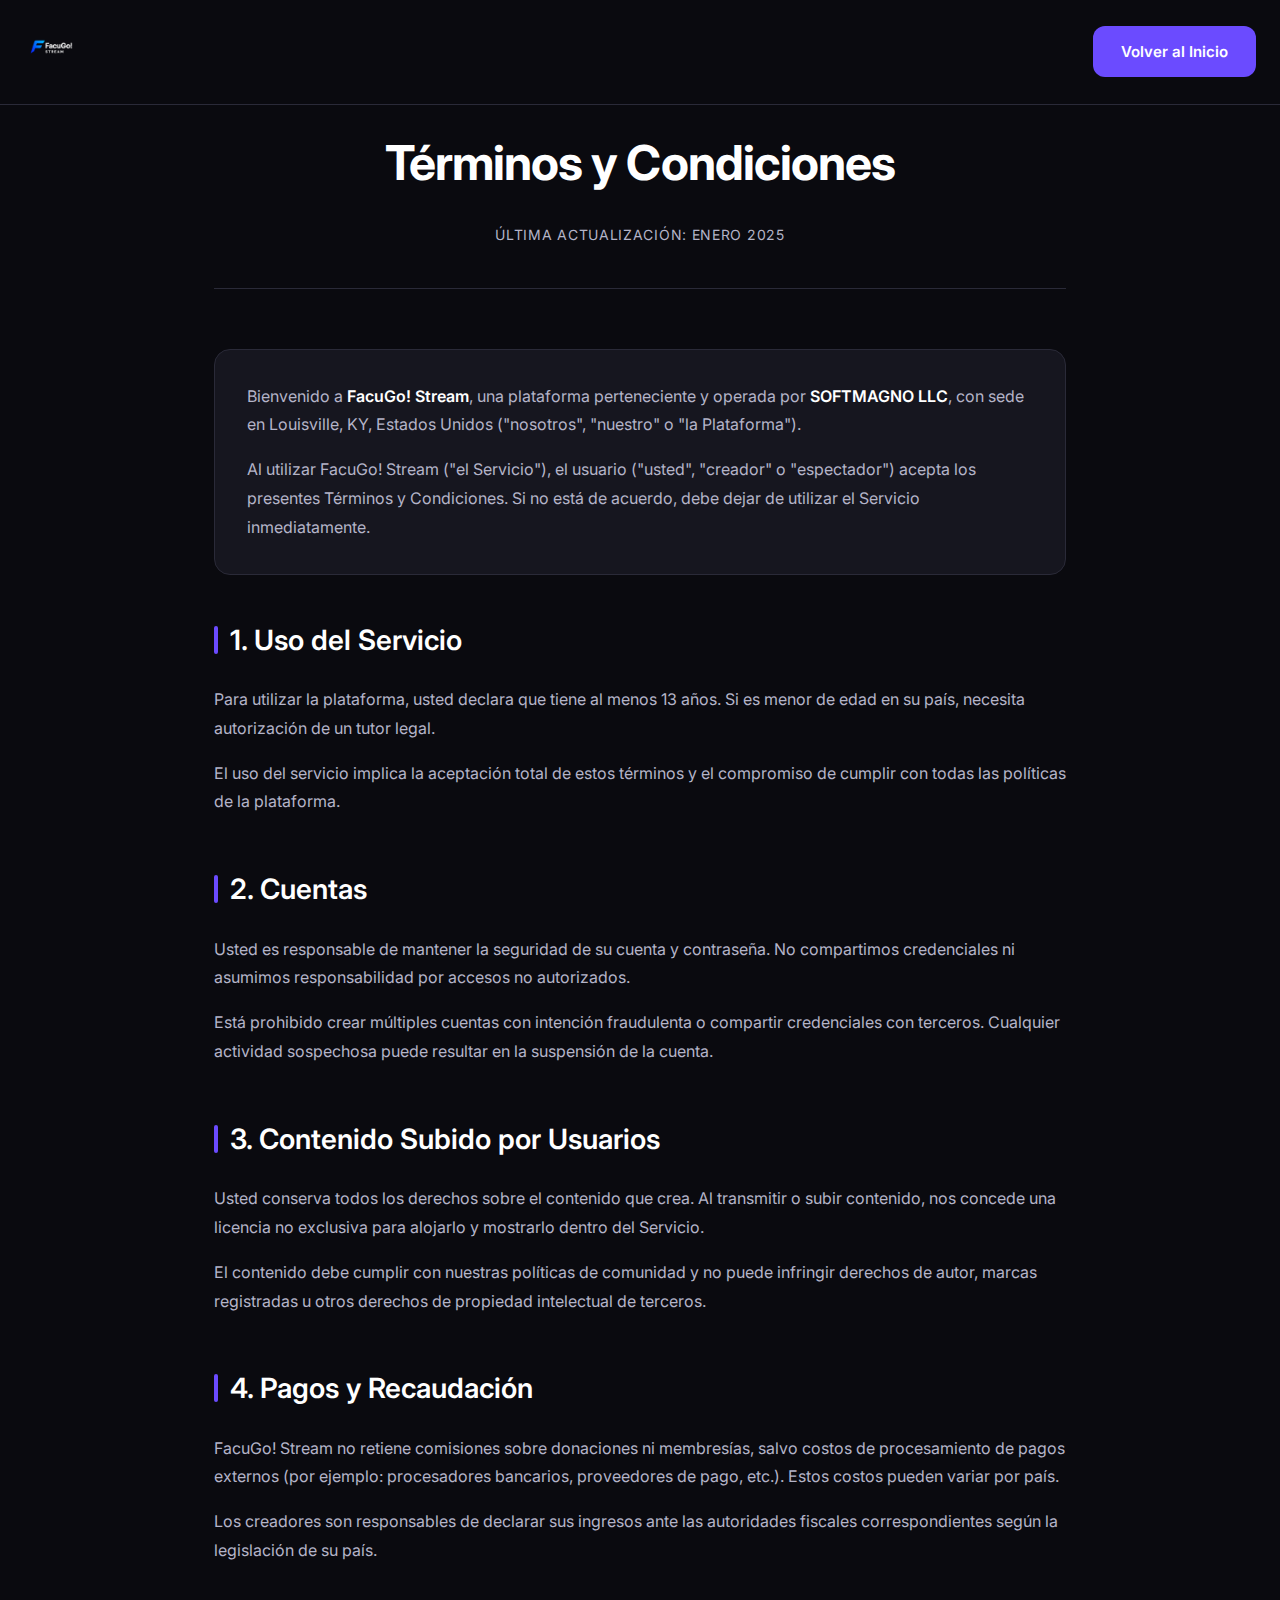
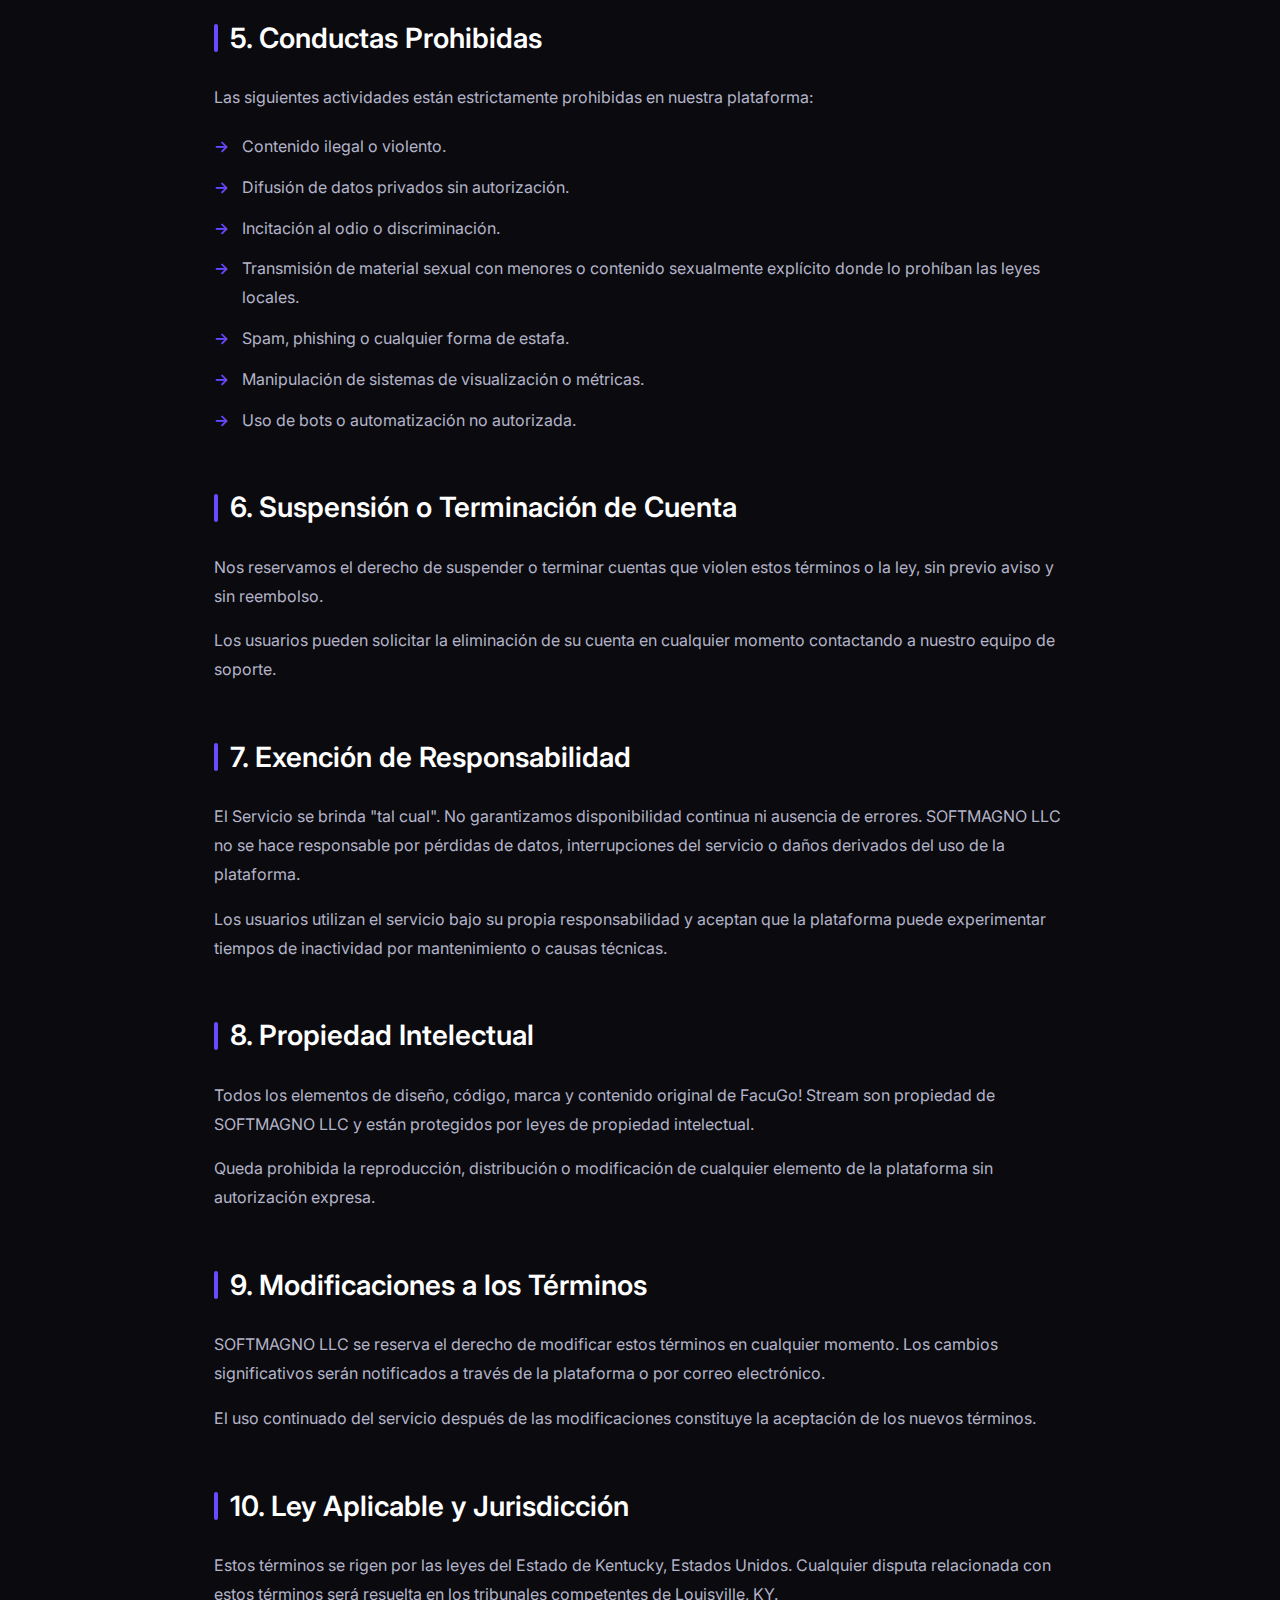
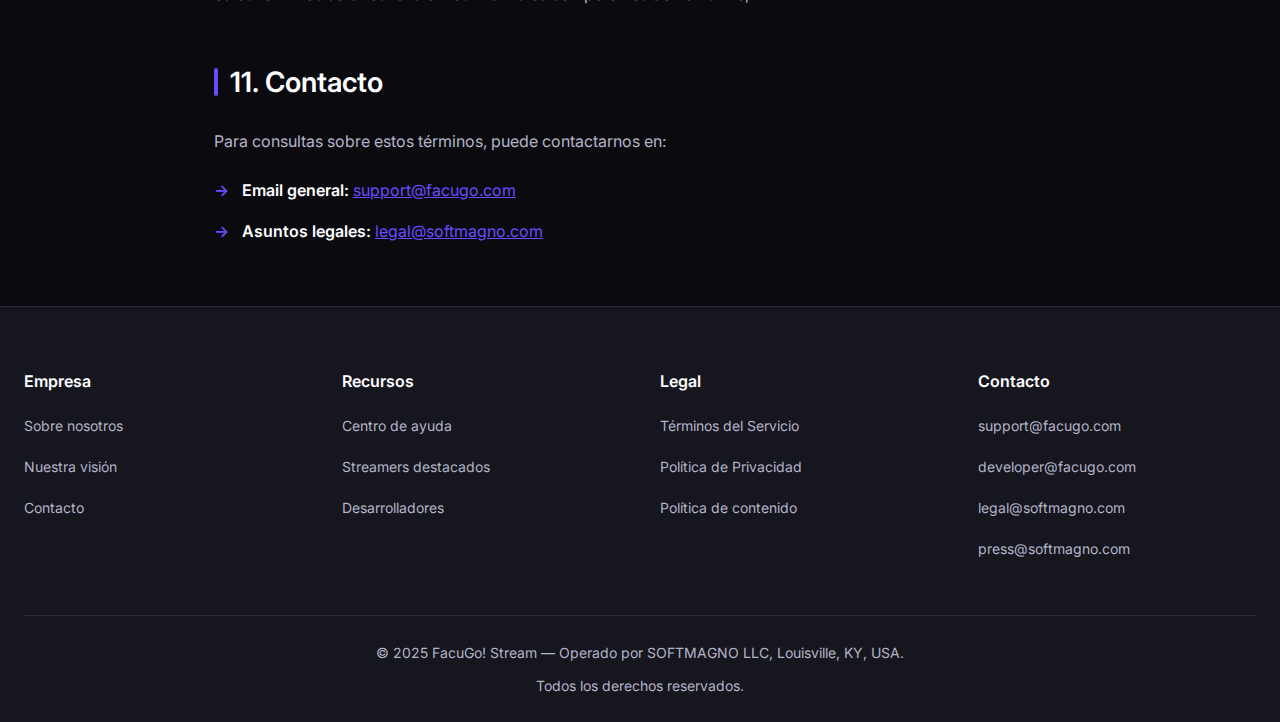
<file: terminos.html>
<!DOCTYPE html>
<html lang="es">
<head>
    <meta charset="UTF-8">
    <meta name="viewport" content="width=device-width, initial-scale=1.0">
    <title>Términos y Condiciones - FacuGo! Stream</title>
    <link rel="icon" href="assets/logo.png" type="image/png">
    <link rel="preconnect" href="https://fonts.googleapis.com">
    <link rel="preconnect" href="https://fonts.gstatic.com" crossorigin>
    <link href="https://fonts.googleapis.com/css2?family=Inter:wght@300;400;500;600;700&display=swap" rel="stylesheet">
    <style>
        :root {
            --primary: #6B4BFF;
            --bg-dark: #0A0A0F;
            --bg-card: #16161F;
            --text-primary: #FFFFFF;
            --text-secondary: #B4B4C8;
            --border: #2A2A38;
        }

        * {
            margin: 0;
            padding: 0;
            box-sizing: border-box;
        }

        body {
            font-family: 'Inter', -apple-system, BlinkMacSystemFont, sans-serif;
            background: var(--bg-dark);
            color: var(--text-primary);
            line-height: 1.8;
            -webkit-font-smoothing: antialiased;
        }

        /* NAVIGATION */
        .nav {
            position: fixed;
            top: 0;
            width: 100%;
            background: rgba(10, 10, 15, 0.85);
            backdrop-filter: blur(20px);
            border-bottom: 1px solid var(--border);
            z-index: 1000;
        }

        .nav-container {
            max-width: 1280px;
            margin: 0 auto;
            display: flex;
            justify-content: space-between;
            align-items: center;
            padding: 20px 24px;
        }

        .logo {
            height: 55px;
            width: auto;
            transition: transform 0.3s ease;
            cursor: pointer;
        }

        .logo:hover {
            transform: scale(1.05);
        }

        .nav-btn {
            background: var(--primary);
            padding: 12px 28px;
            border-radius: 12px;
            text-decoration: none;
            color: var(--text-primary);
            font-weight: 600;
            font-size: 15px;
            transition: all 0.3s ease;
        }

        .nav-btn:hover {
            background: #5839E6;
            transform: translateY(-2px);
        }

        /* CONTENT */
        .container {
            max-width: 900px;
            margin: 120px auto 60px;
            padding: 0 24px;
        }

        .header {
            text-align: center;
            margin-bottom: 60px;
            padding-bottom: 40px;
            border-bottom: 1px solid var(--border);
        }

        .header h1 {
            font-size: clamp(32px, 5vw, 48px);
            font-weight: 700;
            margin-bottom: 16px;
            letter-spacing: -0.02em;
        }

        .header .date {
            color: var(--text-secondary);
            font-size: 14px;
            text-transform: uppercase;
            letter-spacing: 0.05em;
        }

        .intro {
            background: var(--bg-card);
            border: 1px solid var(--border);
            border-radius: 16px;
            padding: 32px;
            margin-bottom: 40px;
        }

        .intro p {
            color: var(--text-secondary);
            margin-bottom: 16px;
        }

        .intro p:last-child {
            margin-bottom: 0;
        }

        .section {
            margin-bottom: 48px;
        }

        .section h2 {
            font-size: 28px;
            font-weight: 600;
            margin-bottom: 20px;
            color: var(--text-primary);
            display: flex;
            align-items: center;
            gap: 12px;
        }

        .section h2::before {
            content: '';
            width: 4px;
            height: 28px;
            background: var(--primary);
            border-radius: 2px;
        }

        .section p {
            color: var(--text-secondary);
            margin-bottom: 16px;
            font-size: 16px;
        }

        .section ul {
            list-style: none;
            padding-left: 0;
            margin: 20px 0;
        }

        .section li {
            color: var(--text-secondary);
            margin-bottom: 12px;
            padding-left: 28px;
            position: relative;
            font-size: 16px;
        }

        .section li::before {
            content: '→';
            color: var(--primary);
            position: absolute;
            left: 0;
            font-weight: 600;
        }

        strong {
            color: var(--text-primary);
            font-weight: 600;
        }

        /* FOOTER */
        .footer {
            background: var(--bg-card);
            border-top: 1px solid var(--border);
            padding: 60px 24px 24px;
        }

        .footer-content {
            max-width: 1280px;
            margin: 0 auto;
        }

        .footer-grid {
            display: grid;
            grid-template-columns: repeat(auto-fit, minmax(200px, 1fr));
            gap: 40px;
            margin-bottom: 40px;
        }

        .footer-section h4 {
            font-size: 16px;
            margin-bottom: 16px;
            font-weight: 600;
            color: var(--text-primary);
        }

        .footer-section ul {
            list-style: none;
            padding: 0;
        }

        .footer-section li {
            margin-bottom: 12px;
        }

        .footer-section li::before {
            content: none;
        }

        .footer-section a {
            color: var(--text-secondary);
            text-decoration: none;
            font-size: 14px;
            transition: color 0.3s ease;
            padding-left: 0;
        }

        .footer-section a:hover {
            color: var(--primary);
        }

        .footer-bottom {
            text-align: center;
            padding-top: 24px;
            border-top: 1px solid var(--border);
            color: var(--text-secondary);
            font-size: 14px;
        }

        /* RESPONSIVE */
        @media (max-width: 768px) {
            .container {
                margin-top: 100px;
                padding: 0 20px;
            }

            .intro {
                padding: 24px;
            }

            .section h2 {
                font-size: 24px;
            }

            .nav-container {
                padding: 16px 20px;
            }

            .logo {
                height: 36px;
            }

            .nav-btn {
                padding: 10px 20px;
                font-size: 14px;
            }
        }
    </style>
</head>
<body>


<nav class="nav">
    <div class="nav-container">
        <a href="index.html">
            <img src="assets/logo.png" alt="FacuGo! Logo" class="logo">
        </a>
        <a class="nav-btn" href="index.html">Volver al Inicio</a>
    </div>
</nav>


<div class="container">
    <div class="header">
        <h1>Términos y Condiciones</h1>
        <p class="date">Última actualización: Enero 2025</p>
    </div>

    <div class="intro">
        <p>Bienvenido a <strong>FacuGo! Stream</strong>, una plataforma perteneciente y operada por <strong>SOFTMAGNO LLC</strong>, con sede en Louisville, KY, Estados Unidos ("nosotros", "nuestro" o "la Plataforma").</p>
        <p>Al utilizar FacuGo! Stream ("el Servicio"), el usuario ("usted", "creador" o "espectador") acepta los presentes Términos y Condiciones. Si no está de acuerdo, debe dejar de utilizar el Servicio inmediatamente.</p>
    </div>

    <div class="section">
        <h2>1. Uso del Servicio</h2>
        <p>Para utilizar la plataforma, usted declara que tiene al menos 13 años. Si es menor de edad en su país, necesita autorización de un tutor legal.</p>
        <p>El uso del servicio implica la aceptación total de estos términos y el compromiso de cumplir con todas las políticas de la plataforma.</p>
    </div>

    <div class="section">
        <h2>2. Cuentas</h2>
        <p>Usted es responsable de mantener la seguridad de su cuenta y contraseña. No compartimos credenciales ni asumimos responsabilidad por accesos no autorizados.</p>
        <p>Está prohibido crear múltiples cuentas con intención fraudulenta o compartir credenciales con terceros. Cualquier actividad sospechosa puede resultar en la suspensión de la cuenta.</p>
    </div>

    <div class="section">
        <h2>3. Contenido Subido por Usuarios</h2>
        <p>Usted conserva todos los derechos sobre el contenido que crea. Al transmitir o subir contenido, nos concede una licencia no exclusiva para alojarlo y mostrarlo dentro del Servicio.</p>
        <p>El contenido debe cumplir con nuestras políticas de comunidad y no puede infringir derechos de autor, marcas registradas u otros derechos de propiedad intelectual de terceros.</p>
    </div>

    <div class="section">
        <h2>4. Pagos y Recaudación</h2>
        <p>FacuGo! Stream no retiene comisiones sobre donaciones ni membresías, salvo costos de procesamiento de pagos externos (por ejemplo: procesadores bancarios, proveedores de pago, etc.). Estos costos pueden variar por país.</p>
        <p>Los creadores son responsables de declarar sus ingresos ante las autoridades fiscales correspondientes según la legislación de su país.</p>
    </div>

    <div class="section">
        <h2>5. Conductas Prohibidas</h2>
        <p>Las siguientes actividades están estrictamente prohibidas en nuestra plataforma:</p>
        <ul>
            <li>Contenido ilegal o violento.</li>
            <li>Difusión de datos privados sin autorización.</li>
            <li>Incitación al odio o discriminación.</li>
            <li>Transmisión de material sexual con menores o contenido sexualmente explícito donde lo prohíban las leyes locales.</li>
            <li>Spam, phishing o cualquier forma de estafa.</li>
            <li>Manipulación de sistemas de visualización o métricas.</li>
            <li>Uso de bots o automatización no autorizada.</li>
        </ul>
    </div>

    <div class="section">
        <h2>6. Suspensión o Terminación de Cuenta</h2>
        <p>Nos reservamos el derecho de suspender o terminar cuentas que violen estos términos o la ley, sin previo aviso y sin reembolso.</p>
        <p>Los usuarios pueden solicitar la eliminación de su cuenta en cualquier momento contactando a nuestro equipo de soporte.</p>
    </div>

    <div class="section">
        <h2>7. Exención de Responsabilidad</h2>
        <p>El Servicio se brinda "tal cual". No garantizamos disponibilidad continua ni ausencia de errores. SOFTMAGNO LLC no se hace responsable por pérdidas de datos, interrupciones del servicio o daños derivados del uso de la plataforma.</p>
        <p>Los usuarios utilizan el servicio bajo su propia responsabilidad y aceptan que la plataforma puede experimentar tiempos de inactividad por mantenimiento o causas técnicas.</p>
    </div>

    <div class="section">
        <h2>8. Propiedad Intelectual</h2>
        <p>Todos los elementos de diseño, código, marca y contenido original de FacuGo! Stream son propiedad de SOFTMAGNO LLC y están protegidos por leyes de propiedad intelectual.</p>
        <p>Queda prohibida la reproducción, distribución o modificación de cualquier elemento de la plataforma sin autorización expresa.</p>
    </div>

    <div class="section">
        <h2>9. Modificaciones a los Términos</h2>
        <p>SOFTMAGNO LLC se reserva el derecho de modificar estos términos en cualquier momento. Los cambios significativos serán notificados a través de la plataforma o por correo electrónico.</p>
        <p>El uso continuado del servicio después de las modificaciones constituye la aceptación de los nuevos términos.</p>
    </div>

    <div class="section">
        <h2>10. Ley Aplicable y Jurisdicción</h2>
        <p>Estos términos se rigen por las leyes del Estado de Kentucky, Estados Unidos. Cualquier disputa relacionada con estos términos será resuelta en los tribunales competentes de Louisville, KY.</p>
    </div>

    <div class="section">
        <h2>11. Contacto</h2>
        <p>Para consultas sobre estos términos, puede contactarnos en:</p>
        <ul>
            <li><strong>Email general:</strong> <a href="mailto:support@facugo.com" style="color: var(--primary);">support@facugo.com</a></li>
            <li><strong>Asuntos legales:</strong> <a href="mailto:legal@softmagno.com" style="color: var(--primary);">legal@softmagno.com</a></li>
        </ul>
    </div>
</div>


<footer class="footer">
    <div class="footer-content">
        <div class="footer-grid">
            <div class="footer-section">
                <h4>Empresa</h4>
                <ul>
                    <li><a href="index.html#nosotros">Sobre nosotros</a></li>
                    <li><a href="index.html#vision">Nuestra visión</a></li>
                    <li><a href="index.html#contacto">Contacto</a></li>
                </ul>
            </div>
            <div class="footer-section">
                <h4>Recursos</h4>
                <ul>
                    <li><a href="index.html#ayuda">Centro de ayuda</a></li>
                    <li><a href="index.html#streamers">Streamers destacados</a></li>
                    <li><a href="index.html#devs">Desarrolladores</a></li>
                </ul>
            </div>
            <div class="footer-section">
                <h4>Legal</h4>
                <ul>
                    <li><a href="terminos.html">Términos del Servicio</a></li>
                    <li><a href="privacidad.html">Política de Privacidad</a></li>
                    <li><a href="index.html#content">Política de contenido</a></li>
                </ul>
            </div>
            <div class="footer-section">
                <h4>Contacto</h4>
                <ul>
                    <li><a href="mailto:support@facugo.com">support@facugo.com</a></li>
                    <li><a href="mailto:developer@facugo.com">developer@facugo.com</a></li>
                    <li><a href="mailto:legal@softmagno.com">legal@softmagno.com</a></li>
                    <li><a href="mailto:press@softmagno.com">press@softmagno.com</a></li>
                </ul>
            </div>
        </div>
        <div class="footer-bottom">
            <p>© 2025 FacuGo! Stream — Operado por SOFTMAGNO LLC, Louisville, KY, USA.</p>
            <p style="margin-top: 8px;">Todos los derechos reservados.</p>
        </div>
    </div>
</footer>

</body>
</html>
</file>
<file: css/style.css>
/* ============================================
   FACUGO! STREAM - MAIN STYLESHEET
   ============================================ */

/* VARIABLES */
:root {
    --primary: #6B4BFF;
    --primary-dark: #5839E6;
    --bg-dark: #0A0A0F;
    --bg-card: #16161F;
    --text-primary: #FFFFFF;
    --text-secondary: #B4B4C8;
    --border: #2A2A38;
}

/* RESET & BASE */
* {
    margin: 0;
    padding: 0;
    box-sizing: border-box;
}

body {
    font-family: 'Inter', -apple-system, BlinkMacSystemFont, sans-serif;
    background: var(--bg-dark);
    color: var(--text-primary);
    line-height: 1.6;
    overflow-x: hidden;
    -webkit-font-smoothing: antialiased;
}

/* ============================================
   NAVIGATION
   ============================================ */
.nav {
    position: fixed;
    top: 0;
    width: 100%;
    background: rgba(10, 10, 15, 0.85);
    backdrop-filter: blur(20px);
    border-bottom: 1px solid var(--border);
    z-index: 1000;
    transition: all 0.3s ease;
}

.nav-container {
    max-width: 1280px;
    margin: 0 auto;
    display: flex;
    justify-content: space-between;
    align-items: center;
    padding: 20px 24px;
}

.logo-container {
    display: flex;
    align-items: center;
    gap: 12px;
}

.logo {
    height: 55px;
    width: auto;
    transition: transform 0.3s ease;
    cursor: pointer;
}

.logo:hover {
    transform: scale(1.05);
}

@media (max-width: 768px) {
    .logo {
        height: 45px;
    }
}

.nav-btn {
    background: var(--primary);
    padding: 12px 28px;
    border-radius: 12px;
    text-decoration: none;
    color: var(--text-primary);
    font-weight: 600;
    font-size: 15px;
    transition: all 0.3s ease;
    box-shadow: 0 4px 16px rgba(107, 75, 255, 0.3);
}

.nav-btn:hover {
    background: var(--primary-dark);
    transform: translateY(-2px);
    box-shadow: 0 6px 24px rgba(107, 75, 255, 0.4);
}

/* ============================================
   HERO SECTION
   ============================================ */
.hero {
    padding: 160px 24px 120px;
    background: linear-gradient(135deg, #6B4BFF 0%, #0A0A0F 70%);
    position: relative;
    overflow: hidden;
}

.hero::before {
    content: '';
    position: absolute;
    top: 0;
    left: 0;
    right: 0;
    bottom: 0;
    background: 
        radial-gradient(circle at 20% 50%, rgba(107, 75, 255, 0.15) 0%, transparent 50%),
        radial-gradient(circle at 80% 80%, rgba(107, 75, 255, 0.1) 0%, transparent 50%);
    pointer-events: none;
    animation: gradientShift 15s ease infinite;
}

.hero::after {
    content: '';
    position: absolute;
    top: -50%;
    left: -50%;
    width: 200%;
    height: 200%;
    background: 
        radial-gradient(circle, rgba(107, 75, 255, 0.1) 1px, transparent 1px),
        radial-gradient(circle, rgba(107, 75, 255, 0.1) 1px, transparent 1px);
    background-size: 50px 50px;
    background-position: 0 0, 25px 25px;
    animation: backgroundMove 30s linear infinite;
    opacity: 0.3;
    pointer-events: none;
}

@keyframes gradientShift {
    0%, 100% {
        background: 
            radial-gradient(circle at 20% 50%, rgba(107, 75, 255, 0.15) 0%, transparent 50%),
            radial-gradient(circle at 80% 80%, rgba(107, 75, 255, 0.1) 0%, transparent 50%);
    }
    50% {
        background: 
            radial-gradient(circle at 80% 30%, rgba(107, 75, 255, 0.15) 0%, transparent 50%),
            radial-gradient(circle at 20% 70%, rgba(107, 75, 255, 0.1) 0%, transparent 50%);
    }
}

@keyframes backgroundMove {
    0% {
        transform: translate(0, 0) rotate(0deg);
    }
    100% {
        transform: translate(50px, 50px) rotate(360deg);
    }
}

.hero-content {
    max-width: 900px;
    margin: 0 auto;
    text-align: center;
    position: relative;
    z-index: 1;
    animation: fadeInUp 0.8s ease;
}

.hero h1 {
    font-size: clamp(36px, 6vw, 64px);
    font-weight: 800;
    margin-bottom: 20px;
    letter-spacing: -0.02em;
    line-height: 1.1;
}

.hero .subtitle {
    font-size: clamp(18px, 3vw, 24px);
    color: var(--text-secondary);
    margin-bottom: 40px;
    font-weight: 400;
    max-width: 700px;
    margin-left: auto;
    margin-right: auto;
}

.hero-buttons {
    display: flex;
    gap: 16px;
    justify-content: center;
    flex-wrap: wrap;
    margin-top: 40px;
}

/* ============================================
   BUTTONS
   ============================================ */
.btn-primary, .btn-secondary {
    padding: 16px 40px;
    border-radius: 12px;
    text-decoration: none;
    font-weight: 600;
    font-size: 16px;
    transition: all 0.3s ease;
    display: inline-block;
}

.btn-primary {
    background: var(--primary);
    color: var(--text-primary);
    box-shadow: 0 8px 24px rgba(107, 75, 255, 0.3);
}

.btn-primary:hover {
    background: var(--primary-dark);
    transform: translateY(-2px);
    box-shadow: 0 12px 32px rgba(107, 75, 255, 0.4);
}

.btn-secondary {
    border: 2px solid var(--primary);
    color: var(--text-primary);
    background: transparent;
}

.btn-secondary:hover {
    background: rgba(107, 75, 255, 0.1);
    transform: translateY(-2px);
}

/* ============================================
   SECTIONS
   ============================================ */
.section {
    padding: 100px 24px;
    max-width: 1280px;
    margin: 0 auto;
}

.section-header {
    text-align: center;
    margin-bottom: 60px;
    animation: fadeInUp 0.8s ease;
}

.section-header h2 {
    font-size: clamp(32px, 4vw, 48px);
    font-weight: 700;
    margin-bottom: 16px;
    letter-spacing: -0.02em;
}

.section-header p {
    font-size: clamp(16px, 2vw, 20px);
    color: var(--text-secondary);
    max-width: 700px;
    margin: 0 auto;
}

/* ============================================
   CARDS
   ============================================ */
.cards-grid {
    display: grid;
    grid-template-columns: repeat(auto-fit, minmax(300px, 1fr));
    gap: 24px;
    margin-top: 40px;
}

.card {
    background: var(--bg-card);
    border: 1px solid var(--border);
    border-radius: 16px;
    padding: 32px;
    transition: all 0.3s ease;
    animation: fadeInUp 0.8s ease;
}

.card:hover {
    transform: translateY(-4px);
    border-color: var(--primary);
    box-shadow: 0 12px 40px rgba(107, 75, 255, 0.15);
}

.card h3 {
    font-size: 24px;
    margin-bottom: 12px;
    font-weight: 600;
}

.card p {
    color: var(--text-secondary);
    font-size: 16px;
    line-height: 1.6;
}

/* ============================================
   COMPARISON TABLE
   ============================================ */
.comparison-table {
    background: var(--bg-card);
    border: 1px solid var(--border);
    border-radius: 16px;
    overflow: hidden;
    margin: 60px auto;
    max-width: 800px;
    animation: fadeInUp 0.8s ease;
}

table {
    width: 100%;
    border-collapse: collapse;
}

th, td {
    padding: 20px;
    text-align: left;
    border-bottom: 1px solid var(--border);
}

th {
    background: rgba(107, 75, 255, 0.1);
    font-weight: 600;
    font-size: 14px;
    text-transform: uppercase;
    letter-spacing: 0.05em;
}

td {
    font-size: 16px;
}

tr:last-child td {
    border-bottom: none;
}

.highlight {
    background: rgba(107, 75, 255, 0.05);
}

.highlight td {
    font-weight: 600;
    color: var(--primary);
}

/* ============================================
   CONTACT SECTION
   ============================================ */
.contact-grid {
    display: grid;
    grid-template-columns: repeat(auto-fit, minmax(250px, 1fr));
    gap: 24px;
    margin-top: 40px;
}

.contact-card {
    background: var(--bg-card);
    border: 1px solid var(--border);
    border-radius: 12px;
    padding: 24px;
    text-align: center;
    transition: all 0.3s ease;
}

.contact-card:hover {
    border-color: var(--primary);
    transform: translateY(-2px);
}

.contact-card h4 {
    font-size: 18px;
    margin-bottom: 8px;
}

.contact-card a {
    color: var(--primary);
    text-decoration: none;
    font-weight: 500;
}

.contact-card a:hover {
    text-decoration: underline;
}

/* ============================================
   FOOTER
   ============================================ */
.footer {
    background: var(--bg-card);
    border-top: 1px solid var(--border);
    padding: 60px 24px 24px;
}

.footer-content {
    max-width: 1280px;
    margin: 0 auto;
}

.footer-grid {
    display: grid;
    grid-template-columns: repeat(auto-fit, minmax(200px, 1fr));
    gap: 40px;
    margin-bottom: 40px;
}

.footer-section h4 {
    font-size: 16px;
    margin-bottom: 16px;
    font-weight: 600;
}

.footer-section ul {
    list-style: none;
}

.footer-section li {
    margin-bottom: 12px;
}

.footer-section a {
    color: var(--text-secondary);
    text-decoration: none;
    font-size: 14px;
    transition: color 0.3s ease;
}

.footer-section a:hover {
    color: var(--primary);
}

.footer-bottom {
    text-align: center;
    padding-top: 24px;
    border-top: 1px solid var(--border);
    color: var(--text-secondary);
    font-size: 14px;
}

/* ============================================
   MODAL
   ============================================ */
.modal {
    display: none;
    position: fixed;
    z-index: 2000;
    left: 0;
    top: 0;
    width: 100%;
    height: 100%;
    overflow: auto;
    background: rgba(0, 0, 0, 0.8);
    backdrop-filter: blur(8px);
    animation: fadeIn 0.3s ease;
}

.modal-content {
    background: var(--bg-card);
    margin: 5% auto;
    padding: 40px;
    border: 1px solid var(--border);
    border-radius: 16px;
    width: 90%;
    max-width: 600px;
    position: relative;
    animation: slideIn 0.3s ease;
}

.close {
    position: absolute;
    right: 20px;
    top: 20px;
    font-size: 28px;
    font-weight: 300;
    color: var(--text-secondary);
    cursor: pointer;
    transition: color 0.3s ease;
}

.close:hover {
    color: var(--text-primary);
}

.modal-content h2 {
    margin-bottom: 20px;
    font-size: 28px;
}

.modal-content p {
    color: var(--text-secondary);
    line-height: 1.8;
    margin-bottom: 16px;
}

.modal-content a {
    color: var(--primary);
}

/* ============================================
   ANIMATIONS
   ============================================ */
@keyframes fadeInUp {
    from {
        opacity: 0;
        transform: translateY(30px);
    }
    to {
        opacity: 1;
        transform: translateY(0);
    }
}

@keyframes fadeIn {
    from { opacity: 0; }
    to { opacity: 1; }
}

@keyframes slideIn {
    from {
        transform: translateY(-50px);
        opacity: 0;
    }
    to {
        transform: translateY(0);
        opacity: 1;
    }
}

.fade-in {
    opacity: 0;
    animation: fadeInUp 0.8s ease forwards;
}

.fade-in:nth-child(1) { animation-delay: 0.1s; }
.fade-in:nth-child(2) { animation-delay: 0.2s; }
.fade-in:nth-child(3) { animation-delay: 0.3s; }

/* ============================================
   FAQ SECTION
   ============================================ */
.faq {
    padding: 100px 20px;
    max-width: 1000px;
    margin: auto;
}

.faq h2 {
    text-align: center;
    font-size: clamp(32px, 4vw, 48px);
    margin-bottom: 60px;
    font-weight: 700;
    letter-spacing: -0.02em;
}

.faq-item {
    margin-bottom: 12px;
}

.faq-question {
    width: 100%;
    text-align: left;
    padding: 20px 24px;
    background: var(--bg-card);
    border: 1px solid var(--border);
    color: var(--text-primary);
    font-size: 1.1rem;
    cursor: pointer;
    transition: all 0.3s ease;
    border-radius: 12px;
    font-weight: 500;
    font-family: 'Inter', sans-serif;
}

.faq-question:hover {
    background: var(--bg-card);
    border-color: var(--primary);
    transform: translateY(-2px);
}

.faq-answer {
    display: none;
    padding: 20px 24px;
    color: var(--text-secondary);
    background: var(--bg-card);
    border: 1px solid var(--border);
    border-top: none;
    border-radius: 0 0 12px 12px;
    margin-top: -1px;
    line-height: 1.8;
}

.faq-answer p {
    margin-bottom: 12px;
}

.faq-answer p:last-child {
    margin-bottom: 0;
}

.faq-answer strong {
    color: var(--text-primary);
}

.faq-answer a {
    color: var(--primary);
    text-decoration: none;
}

.faq-answer a:hover {
    text-decoration: underline;
}

.faq-item.active .faq-question {
    border-radius: 12px 12px 0 0;
    border-bottom-color: transparent;
    border-color: var(--primary);
}

.faq-item.active .faq-answer {
    display: block !important;
    animation: fadeInUp 0.4s ease forwards;
}

/* ============================================
   CTA FINAL
   ============================================ */
.cta-final {
    padding: 100px 20px;
    text-align: center;
}

.cta-final h2 {
    font-size: clamp(32px, 5vw, 48px);
    margin-bottom: 20px;
    font-weight: 700;
    letter-spacing: -0.02em;
}

/* ============================================
   RESPONSIVE
   ============================================ */
@media (max-width: 768px) {
    .nav-container {
        padding: 16px 20px;
    }

    .logo {
        height: 45px;
    }

    .nav-btn {
        padding: 10px 20px;
        font-size: 14px;
    }

    .hero {
        padding: 140px 20px 80px;
    }

    .hero::after {
        animation: backgroundMove 40s linear infinite;
    }

    .section {
        padding: 60px 20px;
    }

    .cards-grid {
        grid-template-columns: 1fr;
    }

    .footer-grid {
        grid-template-columns: 1fr;
        gap: 32px;
    }

    .hero-buttons {
        flex-direction: column;
        align-items: stretch;
    }

    .btn-primary, .btn-secondary {
        width: 100%;
        text-align: center;
    }

    th, td {
        padding: 16px 12px;
        font-size: 14px;
    }

    .modal-content {
        padding: 30px 24px;
        margin: 10% auto;
    }
}

@media (max-width: 480px) {
    .hero h1 {
        font-size: 32px;
    }

    .hero .subtitle {
        font-size: 16px;
    }

    .section-header h2 {
        font-size: 28px;
    }

    .card {
        padding: 24px;
    }

    th, td {
        padding: 12px 8px;
        font-size: 13px;
    }
}
</file>
